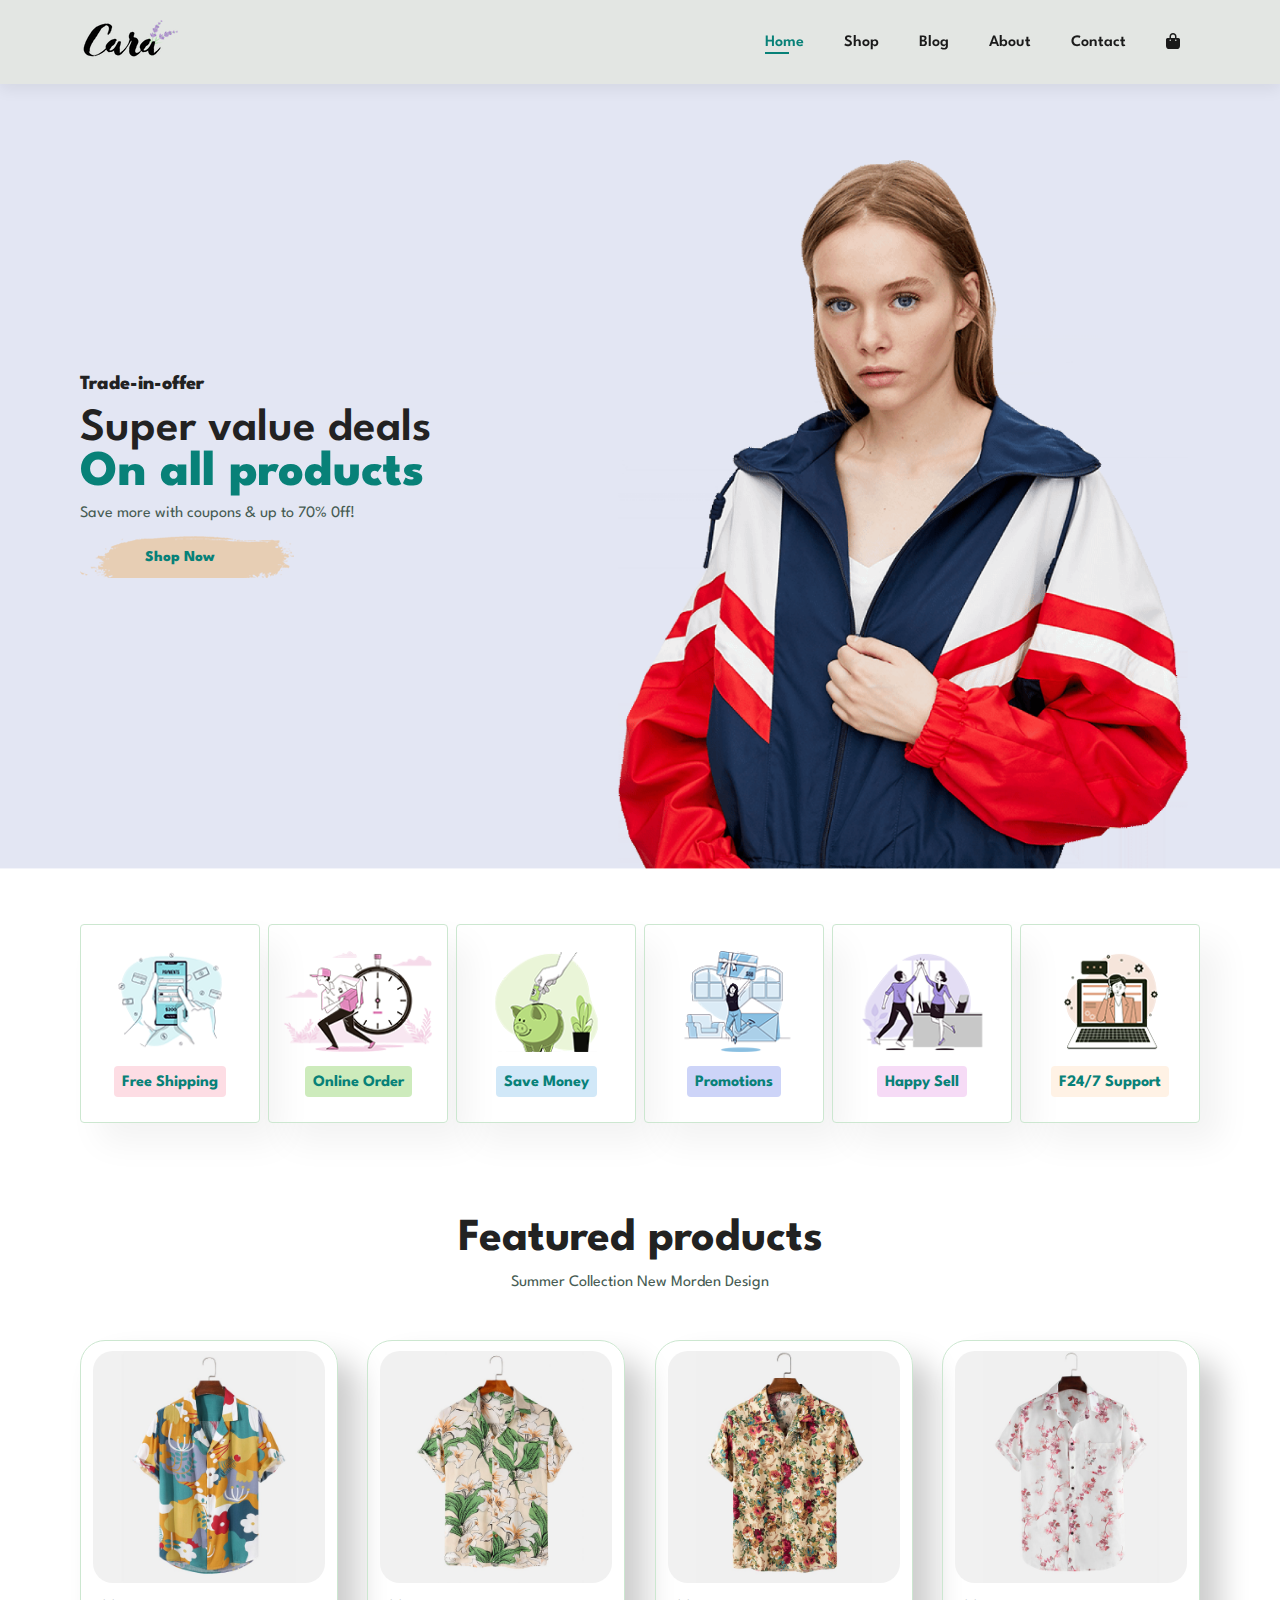
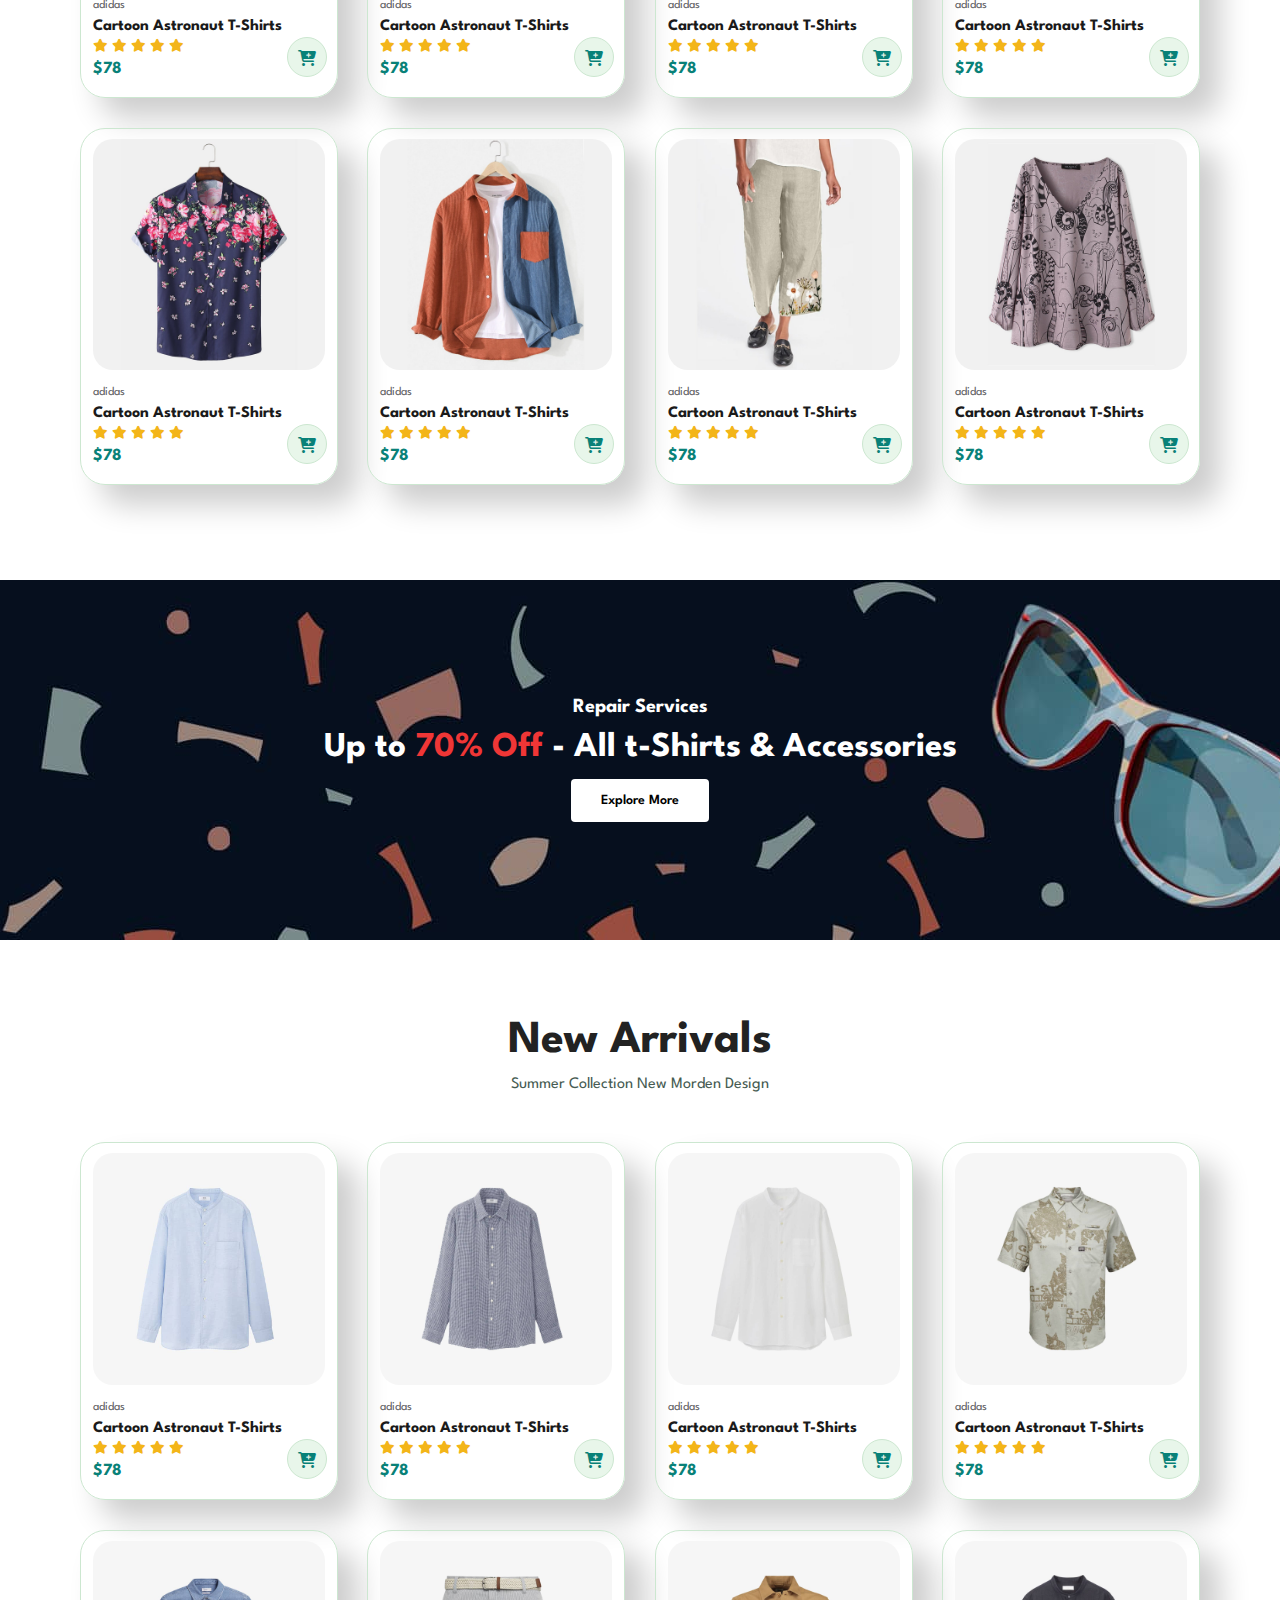
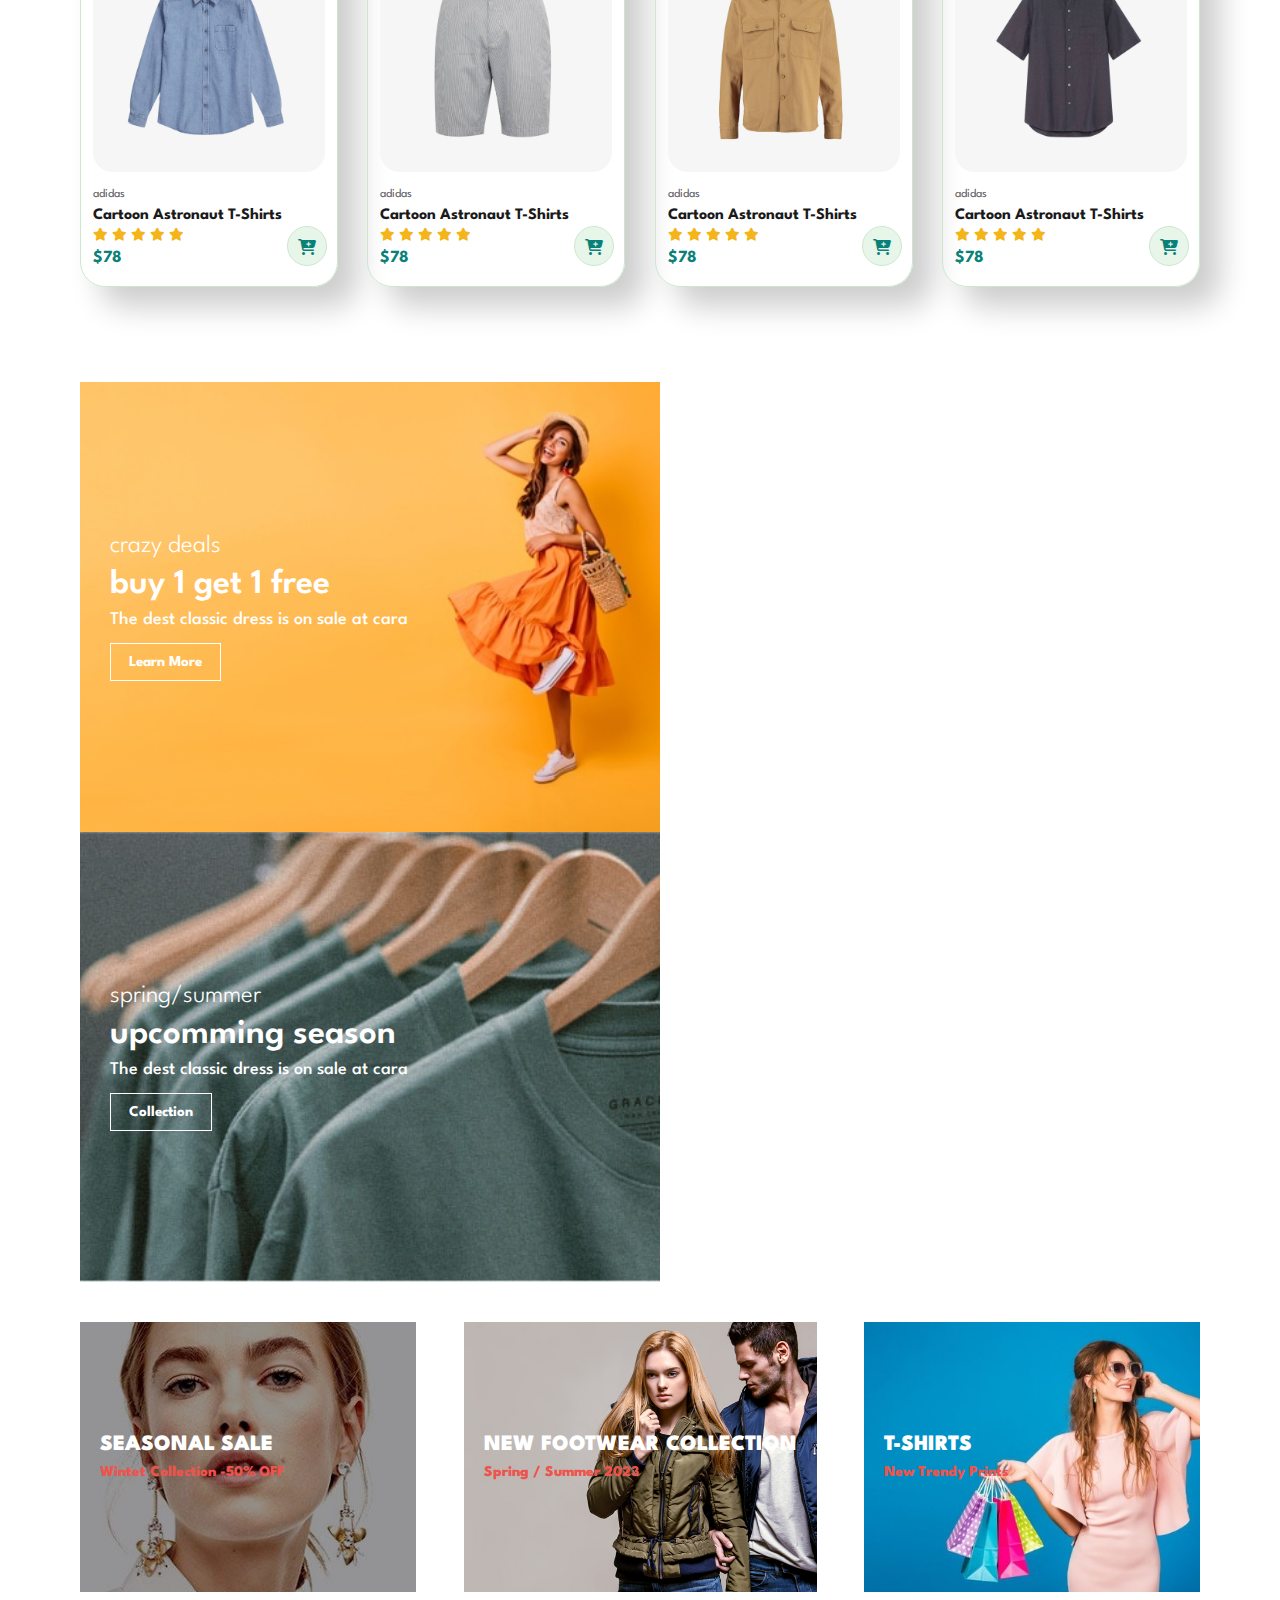
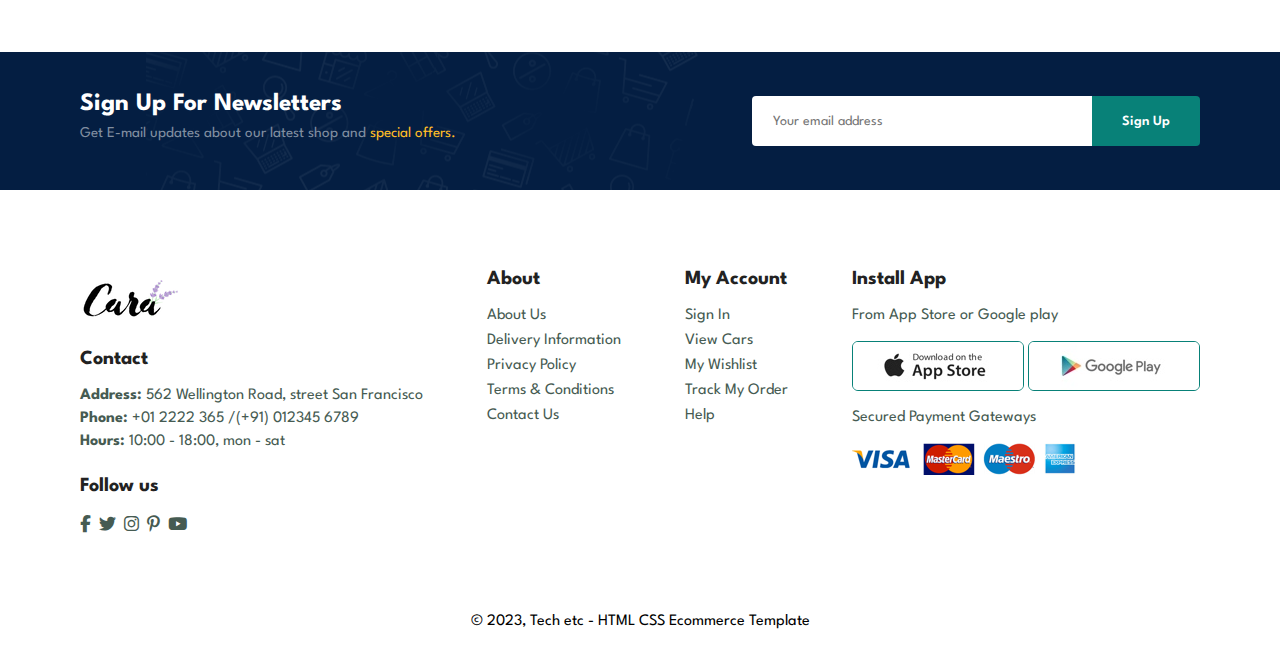
<file: index.html>
<!DOCTYPE html>
<html lang="en">
<head>
    <meta charset="UTF-8">
    <meta name="description" content="">
    <meta name="keywords" content="">
    <meta name="viewport" content="width=device-width, initial-scale=1.0">
    <title>Caia</title>
    <link rel="icon" href="content/assets/images/images.png">
    <!-- main style file -->
    <link rel="stylesheet" href="content/css/style.css">
    <!-- Media query file -->
    <link rel="stylesheet" href="content/css/media.css">
    <!-- font awesome private CDN -->
    <link rel="stylesheet" href="https://cdnjs.cloudflare.com/ajax/libs/font-awesome/6.2.1/css/all.min.css">
</head>
<body>
    <!-- start header -->
    <section id="header" class="header">
        <a href="#"><img src="content/assets/images/logo.png" alt="logo"></a>
        <div>
            <ul id="navbar" class="navbar">
                <li><a class="active" href="index.html">Home</a></li>
                <li><a href="shop.html">Shop</a></li>
                <li><a href="blog.html">Blog</a></li>
                <li><a href="about.html">About</a></li>
                <li><a href="contact.html">Contact</a></li>
                <li><a id="lg-bag" href="cart.html"><i class="fa-solid fa-bag-shopping"></i></a></li>
                <a href="#" id="close"><i class="fa-solid fa-xmark"></i></a>
            </ul>
        </div>
        <div id="mobile">
            <a href="cart.html"><i class="fa-solid fa-bag-shopping"></i>
            </a><i id="bar" class="fas fa-outdent"></i>
        </div>
    </section>
    <section class="hero">
        <h4>Trade-in-offer</h4>
        <h2>Super value deals</h2>
        <h1>On all products</h1>
        <p>Save more with coupons & up to 70% 0ff!</p>
        <button>Shop Now</button>
    </section>
    <!-- end header -->
    <main>
    <section class="feature section-p1">
        <div class="feature__box">
            <img src="content/assets/images/features/f1.png" alt="features">
            <h6>Free Shipping</h6>
        </div>
        <div class="feature__box">
            <img src="content/assets/images/features/f2.png" alt="features">
            <h6>Online Order</h6>
        </div>
        <div class="feature__box">
            <img src="content/assets/images/features/f3.png" alt="features">
            <h6>Save Money</h6>
        </div>
        <div class="feature__box">
            <img src="content/assets/images/features/f4.png" alt="features">
            <h6>Promotions</h6>
        </div>
        <div class="feature__box">
            <img src="content/assets/images/features/f5.png" alt="features">
            <h6>Happy Sell</h6>
        </div>
        <div class="feature__box">
            <img src="content/assets/images/features/f6.png" alt="features">
            <h6>F24/7 Support</h6>
        </div>
    </section>
    <section id="product1" class="product1 section-p1">
        <h2>Featured products</h2>
        <p>Summer Collection New Morden Design</p>
        <div class="pro__container">
            <div class="pro" onclick="window.location.href='shop.html'">
                <img src="content/assets/images/products/f1.jpg" alt="product">
                <div class="pro__description">
                    <span>adidas</span>
                    <h5>Cartoon Astronaut T-Shirts</h5>
                    <div class="stars">
                        <i class="fas fa-star"></i>
                        <i class="fas fa-star"></i>
                        <i class="fas fa-star"></i>
                        <i class="fas fa-star"></i>
                        <i class="fas fa-star"></i>
                    </div>
                    <h4>$78</h4>
                </div>
                <a href="#"><span class="cart"><i class="fa-solid fa-cart-plus"></i></span></a>
            </div>
            <div class="pro" onclick="window.location.href='shop.html'">
                <img src="content/assets/images/products/f2.jpg" alt="product">
                <div class="pro__description">
                    <span>adidas</span>
                    <h5>Cartoon Astronaut T-Shirts</h5>
                    <div class="stars">
                        <i class="fas fa-star"></i>
                        <i class="fas fa-star"></i>
                        <i class="fas fa-star"></i>
                        <i class="fas fa-star"></i>
                        <i class="fas fa-star"></i>
                    </div>
                    <h4>$78</h4>
                </div>
                <a href="#"><span class="cart"><i class="fa-solid fa-cart-plus"></i></span></a>
            </div>
            <div class="pro" onclick="window.location.href='shop.html'">
                <img src="content/assets/images/products/f3.jpg" alt="product">
                <div class="pro__description">
                    <span>adidas</span>
                    <h5>Cartoon Astronaut T-Shirts</h5>
                    <div class="stars">
                        <i class="fas fa-star"></i>
                        <i class="fas fa-star"></i>
                        <i class="fas fa-star"></i>
                        <i class="fas fa-star"></i>
                        <i class="fas fa-star"></i>
                    </div>
                    <h4>$78</h4>
                </div>
                <a href="#"><span class="cart"><i class="fa-solid fa-cart-plus"></i></span></a>
            </div>
            <div class="pro" onclick="window.location.href='shop.html'">
                <img src="content/assets/images/products/f4.jpg" alt="product">
                <div class="pro__description">
                    <span>adidas</span>
                    <h5>Cartoon Astronaut T-Shirts</h5>
                    <div class="stars">
                        <i class="fas fa-star"></i>
                        <i class="fas fa-star"></i>
                        <i class="fas fa-star"></i>
                        <i class="fas fa-star"></i>
                        <i class="fas fa-star"></i>
                    </div>
                    <h4>$78</h4>
                </div>
                <a href="#"><span class="cart"><i class="fa-solid fa-cart-plus"></i></span></a>
            </div>
            <div class="pro" onclick="window.location.href='shop.html'">
                <img src="content/assets/images/products/f5.jpg" alt="product">
                <div class="pro__description">
                    <span>adidas</span>
                    <h5>Cartoon Astronaut T-Shirts</h5>
                    <div class="stars">
                        <i class="fas fa-star"></i>
                        <i class="fas fa-star"></i>
                        <i class="fas fa-star"></i>
                        <i class="fas fa-star"></i>
                        <i class="fas fa-star"></i>
                    </div>
                    <h4>$78</h4>
                </div>
                <a href="#"><span class="cart"><i class="fa-solid fa-cart-plus"></i></span></a>
            </div>
            <div class="pro" onclick="window.location.href='shop.html'">
                <img src="content/assets/images/products/f6.jpg" alt="product">
                <div class="pro__description">
                    <span>adidas</span>
                    <h5>Cartoon Astronaut T-Shirts</h5>
                    <div class="stars">
                        <i class="fas fa-star"></i>
                        <i class="fas fa-star"></i>
                        <i class="fas fa-star"></i>
                        <i class="fas fa-star"></i>
                        <i class="fas fa-star"></i>
                    </div>
                    <h4>$78</h4>
                </div>
                <a href="#"><span class="cart"><i class="fa-solid fa-cart-plus"></i></span></a>
            </div>
            <div class="pro" onclick="window.location.href='shop.html'">
                <img src="content/assets/images/products/f7.jpg" alt="product">
                <div class="pro__description">
                    <span>adidas</span>
                    <h5>Cartoon Astronaut T-Shirts</h5>
                    <div class="stars">
                        <i class="fas fa-star"></i>
                        <i class="fas fa-star"></i>
                        <i class="fas fa-star"></i>
                        <i class="fas fa-star"></i>
                        <i class="fas fa-star"></i>
                    </div>
                    <h4>$78</h4>
                </div>
                <a href="#"><span class="cart"><i class="fa-solid fa-cart-plus"></i></span></a>
            </div>
            <div class="pro" onclick="window.location.href='shop.html'">
                <img src="content/assets/images/products/f8.jpg" alt="product">
                <div class="pro__description">
                    <span>adidas</span>
                    <h5>Cartoon Astronaut T-Shirts</h5>
                    <div class="stars">
                        <i class="fas fa-star"></i>
                        <i class="fas fa-star"></i>
                        <i class="fas fa-star"></i>
                        <i class="fas fa-star"></i>
                        <i class="fas fa-star"></i>
                    </div>
                    <h4>$78</h4>
                </div>
                <a href="#"><span class="cart"><i class="fa-solid fa-cart-plus"></i></span></a>
            </div>
        </div>
    </section>
    <section class="banner section-m1">
        <h4>Repair Services</h4>
        <h2>Up to <span>70% Off</span> - All t-Shirts & Accessories</h2>
        <button class="normal">Explore More</button>
    </section>
    <section id="product1" class="product1 section-p1">
        <h2>New Arrivals</h2>
        <p>Summer Collection New Morden Design</p>
        <div class="pro__container">
            <div class="pro" onclick="window.location.href='shop.html'">
                <img src="content/assets/images/products/n1.jpg" alt="product">
                <div class="pro__description">
                    <span>adidas</span>
                    <h5>Cartoon Astronaut T-Shirts</h5>
                    <div class="stars">
                        <i class="fas fa-star"></i>
                        <i class="fas fa-star"></i>
                        <i class="fas fa-star"></i>
                        <i class="fas fa-star"></i>
                        <i class="fas fa-star"></i>
                    </div>
                    <h4>$78</h4>
                </div>
                <a href="#"><span class="cart"><i class="fa-solid fa-cart-plus"></i></span></a>
            </div>
            <div class="pro" onclick="window.location.href='shop.html'">
                <img src="content/assets/images/products/n2.jpg" alt="product">
                <div class="pro__description">
                    <span>adidas</span>
                    <h5>Cartoon Astronaut T-Shirts</h5>
                    <div class="stars">
                        <i class="fas fa-star"></i>
                        <i class="fas fa-star"></i>
                        <i class="fas fa-star"></i>
                        <i class="fas fa-star"></i>
                        <i class="fas fa-star"></i>
                    </div>
                    <h4>$78</h4>
                </div>
                <a href="#"><span class="cart"><i class="fa-solid fa-cart-plus"></i></span></a>
            </div>
            <div class="pro" onclick="window.location.href='shop.html'">
                <img src="content/assets/images/products/n3.jpg" alt="product">
                <div class="pro__description">
                    <span>adidas</span>
                    <h5>Cartoon Astronaut T-Shirts</h5>
                    <div class="stars">
                        <i class="fas fa-star"></i>
                        <i class="fas fa-star"></i>
                        <i class="fas fa-star"></i>
                        <i class="fas fa-star"></i>
                        <i class="fas fa-star"></i>
                    </div>
                    <h4>$78</h4>
                </div>
                <a href="#"><span class="cart"><i class="fa-solid fa-cart-plus"></i></span></a>
            </div>
            <div class="pro" onclick="window.location.href='shop.html'">
                <img src="content/assets/images/products/n4.jpg" alt="product">
                <div class="pro__description">
                    <span>adidas</span>
                    <h5>Cartoon Astronaut T-Shirts</h5>
                    <div class="stars">
                        <i class="fas fa-star"></i>
                        <i class="fas fa-star"></i>
                        <i class="fas fa-star"></i>
                        <i class="fas fa-star"></i>
                        <i class="fas fa-star"></i>
                    </div>
                    <h4>$78</h4>
                </div>
                <a href="#"><span class="cart"><i class="fa-solid fa-cart-plus"></i></span></a>
            </div>
            <div class="pro" onclick="window.location.href='shop.html'">
                <img src="content/assets/images/products/n5.jpg" alt="product">
                <div class="pro__description">
                    <span>adidas</span>
                    <h5>Cartoon Astronaut T-Shirts</h5>
                    <div class="stars">
                        <i class="fas fa-star"></i>
                        <i class="fas fa-star"></i>
                        <i class="fas fa-star"></i>
                        <i class="fas fa-star"></i>
                        <i class="fas fa-star"></i>
                    </div>
                    <h4>$78</h4>
                </div>
                <a href="#"><span class="cart"><i class="fa-solid fa-cart-plus"></i></span></a>
            </div>
            <div class="pro" onclick="window.location.href='shop.html'">
                <img src="content/assets/images/products/n6.jpg" alt="product">
                <div class="pro__description">
                    <span>adidas</span>
                    <h5>Cartoon Astronaut T-Shirts</h5>
                    <div class="stars">
                        <i class="fas fa-star"></i>
                        <i class="fas fa-star"></i>
                        <i class="fas fa-star"></i>
                        <i class="fas fa-star"></i>
                        <i class="fas fa-star"></i>
                    </div>
                    <h4>$78</h4>
                </div>
                <a href="#"><span class="cart"><i class="fa-solid fa-cart-plus"></i></span></a>
            </div>
            <div class="pro" onclick="window.location.href='shop.html'">
                <img src="content/assets/images/products/n7.jpg" alt="product">
                <div class="pro__description">
                    <span>adidas</span>
                    <h5>Cartoon Astronaut T-Shirts</h5>
                    <div class="stars">
                        <i class="fas fa-star"></i>
                        <i class="fas fa-star"></i>
                        <i class="fas fa-star"></i>
                        <i class="fas fa-star"></i>
                        <i class="fas fa-star"></i>
                    </div>
                    <h4>$78</h4>
                </div>
                <a href="#"><span class="cart"><i class="fa-solid fa-cart-plus"></i></span></a>
            </div>
            <div class="pro" onclick="window.location.href='shop.html'">
                <img src="content/assets/images/products/n8.jpg" alt="product">
                <div class="pro__description">
                    <span>adidas</span>
                    <h5>Cartoon Astronaut T-Shirts</h5>
                    <div class="stars">
                        <i class="fas fa-star"></i>
                        <i class="fas fa-star"></i>
                        <i class="fas fa-star"></i>
                        <i class="fas fa-star"></i>
                        <i class="fas fa-star"></i>
                    </div>
                    <h4>$78</h4>
                </div>
                <a href="#"><span class="cart"><i class="fa-solid fa-cart-plus"></i></span></a>
            </div>
        </div>
    </section>
    <section class="sm-banner section-p1">
        <div class="banner-box">
            <h4>crazy deals</h4>
            <h2>buy 1 get 1 free</h2>
            <span>The dest classic dress is on sale at cara</span>
            <button class="white">Learn More</button>
        </div>
        <div class="banner-box banner-box2">
            <h4>spring/summer</h4>
            <h2>upcomming season</h2>
            <span>The dest classic dress is on sale at cara</span>
            <button class="white">Collection</button>
        </div>
    </section>
    <section class="banner3">
        <div class="banner-box">
            <h2>SEASONAL SALE</h2>
            <h3>Wintet Collection -50% OFF</h3>
        </div>
        <div class="banner-box banner-box2">
            <h2>NEW FOOTWEAR COLLECTION</h2>
            <h3>Spring / Summer 2023 </h3>
        </div>
        <div class="banner-box banner-box3">
            <h2>T-SHIRTS</h2>
            <h3>New Trendy Prints</h3>
        </div>
    </section>
    </main>
    <footer>
        <section class="newsletter section-p1 section-m1">
            <div class="newstext">
                <h4>Sign Up For Newsletters</h4>
                <p>Get E-mail updates about our latest shop and <span>special offers.</span></p>
            </div>
            <form>
                <input type="email" placeholder="Your email address" required>
                <button class="normal">Sign Up</button>
            </form>
        </section>
        <section class="section-p1 footer__container">
            <div class="col">
                <img class="logo" src="content/assets/images/logo.png" alt="logo">
                <h4>Contact</h4>
                <p><strong>Address: </strong> 562 Wellington Road, street San Francisco</p>
                <p><strong>Phone: </strong> +01 2222 365 /(+91) 012345 6789</p>
                <p><strong>Hours: </strong> 10:00 - 18:00, mon - sat</p>
                <div class="follow">
                    <h4>Follow us</h4>
                    <div class="icon">
                        <i class="fa-brands fa-facebook-f"></i>
                        <i class="fa-brands fa-twitter"></i>
                        <i class="fa-brands fa-instagram"></i>
                        <i class="fa-brands fa-pinterest-p"></i>
                        <i class="fa-brands fa-youtube"></i>
                    </div>
                </div>
            </div>
            <div class="col">
                <h4>About</h4>
                <a href="#">About Us</a>
                <a href="#">Delivery Information</a>
                <a href="#">Privacy Policy</a>
                <a href="#">Terms & Conditions</a>
                <a href="#">Contact Us</a>
            </div>
            <div class="col">
                <h4>My Account</h4>
                <a href="#">Sign In</a>
                <a href="#">View Cars</a>
                <a href="#">My Wishlist</a>
                <a href="#">Track My Order</a>
                <a href="#">Help</a>
            </div>
            <div class="col install">
                <h4>Install App</h4>
                <p>From App Store or Google play</p>
                <div class="row">
                    <img src="content/assets/images/pay/app.jpg" alt="app">
                    <img src="content/assets/images/pay/play.jpg" alt="play">
                </div>
                <p>Secured Payment Gateways</p>
                <img src="content/assets/images/pay/pay.png" alt="">
            </div>
        </section>
        <div class="copyright">
            <p>	&#169; 2023, Tech etc -  HTML CSS Ecommerce Template</p>
        </div>
    </footer>
    <!-- main js file -->
    <script src="content/js/app.js"> </script>
</body>
</html>
</file>
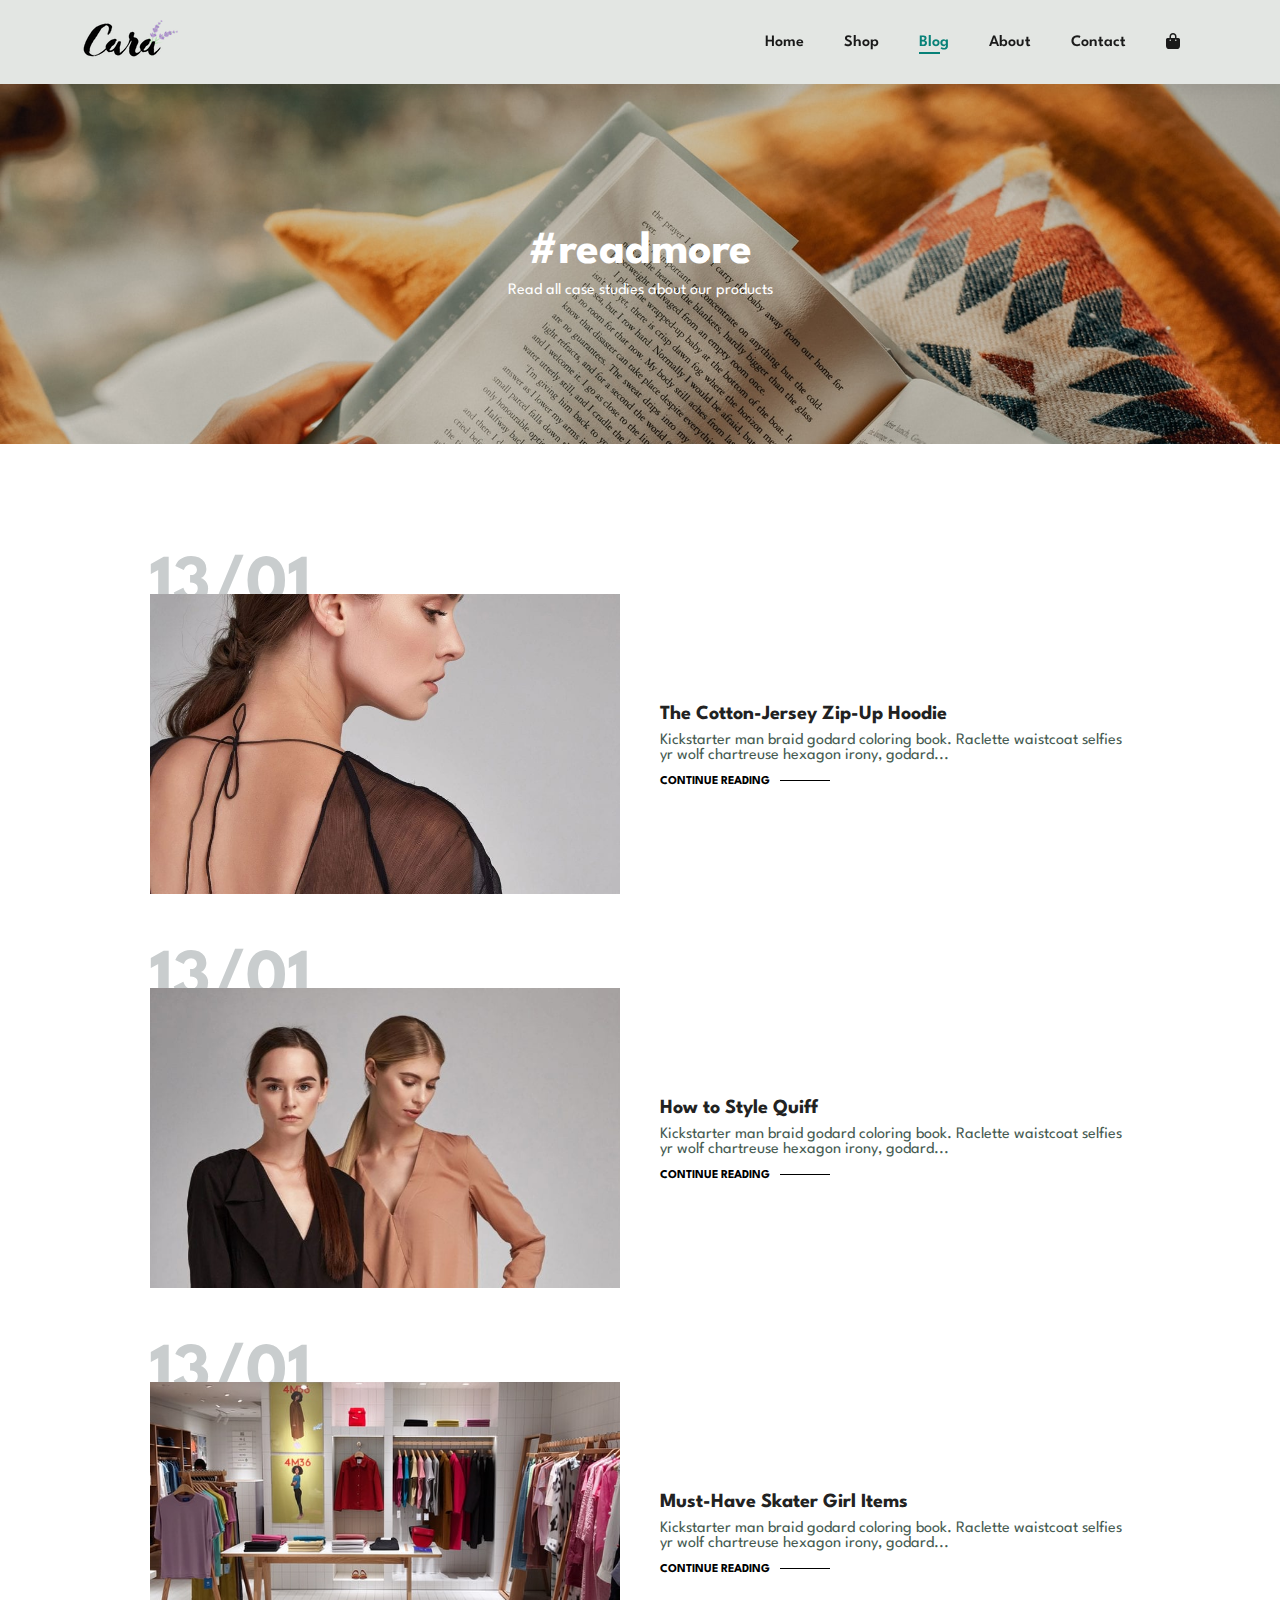
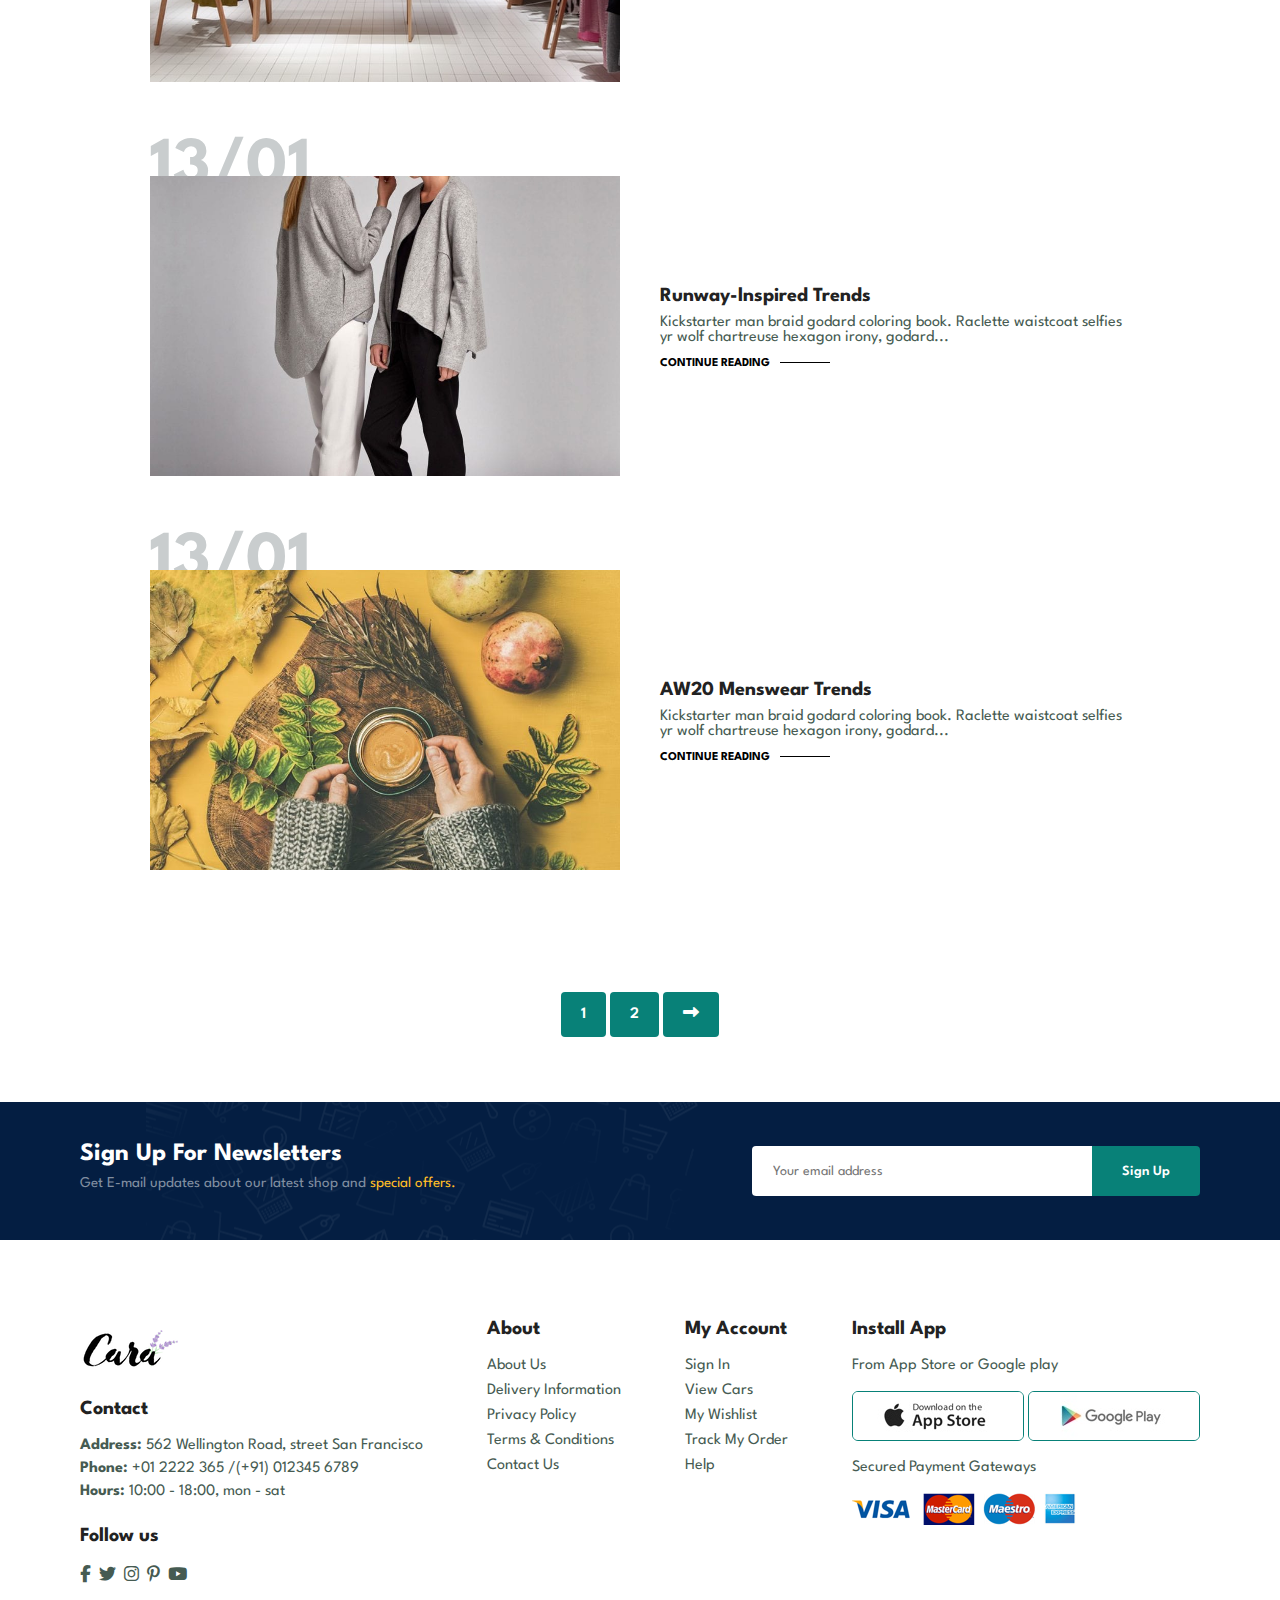
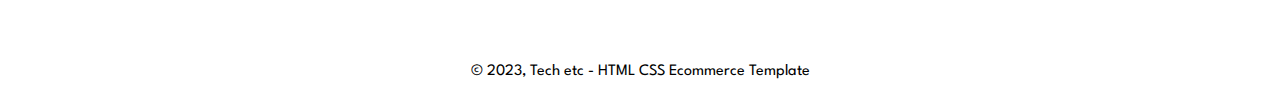
<file: blog.html>
<!DOCTYPE html>
<html lang="en">
<head>
    <meta charset="UTF-8">
    <meta name="description" content="">
    <meta name="keywords" content="">
    <meta name="viewport" content="width=device-width, initial-scale=1.0">
    <title>Caia</title>
    <link rel="icon" href="content/assets/images/images.png">
    <!-- main style file -->
    <link rel="stylesheet" href="content/css/style.css">
    <!-- Media query file -->
    <link rel="stylesheet" href="content/css/media.css">
    <!-- font awesome private CDN -->
    <link rel="stylesheet" href="https://cdnjs.cloudflare.com/ajax/libs/font-awesome/6.2.1/css/all.min.css">
</head>
<body>
    <section id="header" class="header">
        <a href="#"><img src="content/assets/images/logo.png" alt="logo"></a>
        <div>
            <ul id="navbar" class="navbar">
                <li><a href="index.html">Home</a></li>
                <li><a href="shop.html">Shop</a></li>
                <li><a class="active"href="blog.html">Blog</a></li>
                <li><a href="about.html">About</a></li>
                <li><a href="contact.html">Contact</a></li>
                <li><a id="lg-bag" href="cart.html"><i class="fa-solid fa-bag-shopping"></i></a></li>
                <a href="#" id="close"><i class="fa-solid fa-xmark"></i></a>
            </ul>
        </div>
        <div id="mobile">
            <a href="cart.html"><i class="fa-solid fa-bag-shopping"></i>
            </a><i id="bar" class="fas fa-outdent"></i>
        </div>
    </section>
    <section id="page-header" class="blog-header">
        <h2>#readmore</h2>
        <p>Read all case studies about our products</p>
    </section>
    <main>
        <section id="blog">
            <div class="blog-box">
                <div class="blog-img">
                    <img src="content/assets/images/blog/b1.jpg" alt="">
                </div>
                <div class="blog-details">
                    <h4>The Cotton-Jersey Zip-Up Hoodie</h4>
                    <p>Kickstarter man braid godard coloring book. Raclette waistcoat selfies yr
                        wolf chartreuse hexagon irony, godard...</p>
                    <a href="#">CONTINUE READING</a>    
                </div>
                <h1>13/01</h1>
            </div>
            <div class="blog-box">
                <div class="blog-img">
                    <img src="content/assets/images/blog/b2.jpg" alt="">
                </div>
                <div class="blog-details">
                    <h4>How to Style Quiff</h4>
                    <p>Kickstarter man braid godard coloring book. Raclette waistcoat selfies yr
                        wolf chartreuse hexagon irony, godard...</p>
                    <a href="#">CONTINUE READING</a>    
                </div>
                <h1>13/01</h1>
            </div>
            <div class="blog-box">
                <div class="blog-img">
                    <img src="content/assets/images/blog/b3.jpg" alt="">
                </div>
                <div class="blog-details">
                    <h4>Must-Have Skater Girl Items</h4>
                    <p>Kickstarter man braid godard coloring book. Raclette waistcoat selfies yr
                        wolf chartreuse hexagon irony, godard...</p>
                    <a href="#">CONTINUE READING</a>    
                </div>
                <h1>13/01</h1>
            </div>
            <div class="blog-box">
                <div class="blog-img">
                    <img src="content/assets/images/blog/b4.jpg" alt="">
                </div>
                <div class="blog-details">
                    <h4>Runway-lnspired Trends</h4>
                    <p>Kickstarter man braid godard coloring book. Raclette waistcoat selfies yr
                        wolf chartreuse hexagon irony, godard...</p>
                    <a href="#">CONTINUE READING</a>    
                </div>
                <h1>13/01</h1>
            </div>
            <div class="blog-box">
                <div class="blog-img">
                    <img src="content/assets/images/blog/b6.jpg" alt="">
                </div>
                <div class="blog-details">
                    <h4>AW20 Menswear Trends</h4>
                    <p>Kickstarter man braid godard coloring book. Raclette waistcoat selfies yr
                        wolf chartreuse hexagon irony, godard...</p>
                    <a href="#">CONTINUE READING</a>    
                </div>
                <h1>13/01</h1>
            </div>
        </section>
    <section class="pagination section-p1">
        <a href="#">1</a>
        <a href="#">2</a>
        <a href="#"><i class="fa-solid fa-right-long"></i></a>
    </section>
    </main>
    <footer>
        <section class="newsletter section-p1 section-m1">
            <div class="newstext">
                <h4>Sign Up For Newsletters</h4>
                <p>Get E-mail updates about our latest shop and <span>special offers.</span></p>
            </div>
            <form>
                <input type="email" placeholder="Your email address" required>
                <button class="normal">Sign Up</button>
            </form>
        </section>
        <section class="section-p1 footer__container">
            <div class="col">
                <img class="logo" src="content/assets/images/logo.png" alt="logo">
                <h4>Contact</h4>
                <p><strong>Address: </strong> 562 Wellington Road, street San Francisco</p>
                <p><strong>Phone: </strong> +01 2222 365 /(+91) 012345 6789</p>
                <p><strong>Hours: </strong> 10:00 - 18:00, mon - sat</p>
                <div class="follow">
                    <h4>Follow us</h4>
                    <div class="icon">
                        <i class="fa-brands fa-facebook-f"></i>
                        <i class="fa-brands fa-twitter"></i>
                        <i class="fa-brands fa-instagram"></i>
                        <i class="fa-brands fa-pinterest-p"></i>
                        <i class="fa-brands fa-youtube"></i>
                    </div>
                </div>
            </div>
            <div class="col">
                <h4>About</h4>
                <a href="#">About Us</a>
                <a href="#">Delivery Information</a>
                <a href="#">Privacy Policy</a>
                <a href="#">Terms & Conditions</a>
                <a href="#">Contact Us</a>
            </div>
            <div class="col">
                <h4>My Account</h4>
                <a href="#">Sign In</a>
                <a href="#">View Cars</a>
                <a href="#">My Wishlist</a>
                <a href="#">Track My Order</a>
                <a href="#">Help</a>
            </div>
            <div class="col install">
                <h4>Install App</h4>
                <p>From App Store or Google play</p>
                <div class="row">
                    <img src="content/assets/images/pay/app.jpg" alt="app">
                    <img src="content/assets/images/pay/play.jpg" alt="play">
                </div>
                <p>Secured Payment Gateways</p>
                <img src="content/assets/images/pay/pay.png" alt="">
            </div>
        </section>
        <div class="copyright">
            <p>	&#169; 2023, Tech etc -  HTML CSS Ecommerce Template</p>
        </div>
    </footer>
    <script src="content/js/app.js"> </script>
</body>
</html>
</file>
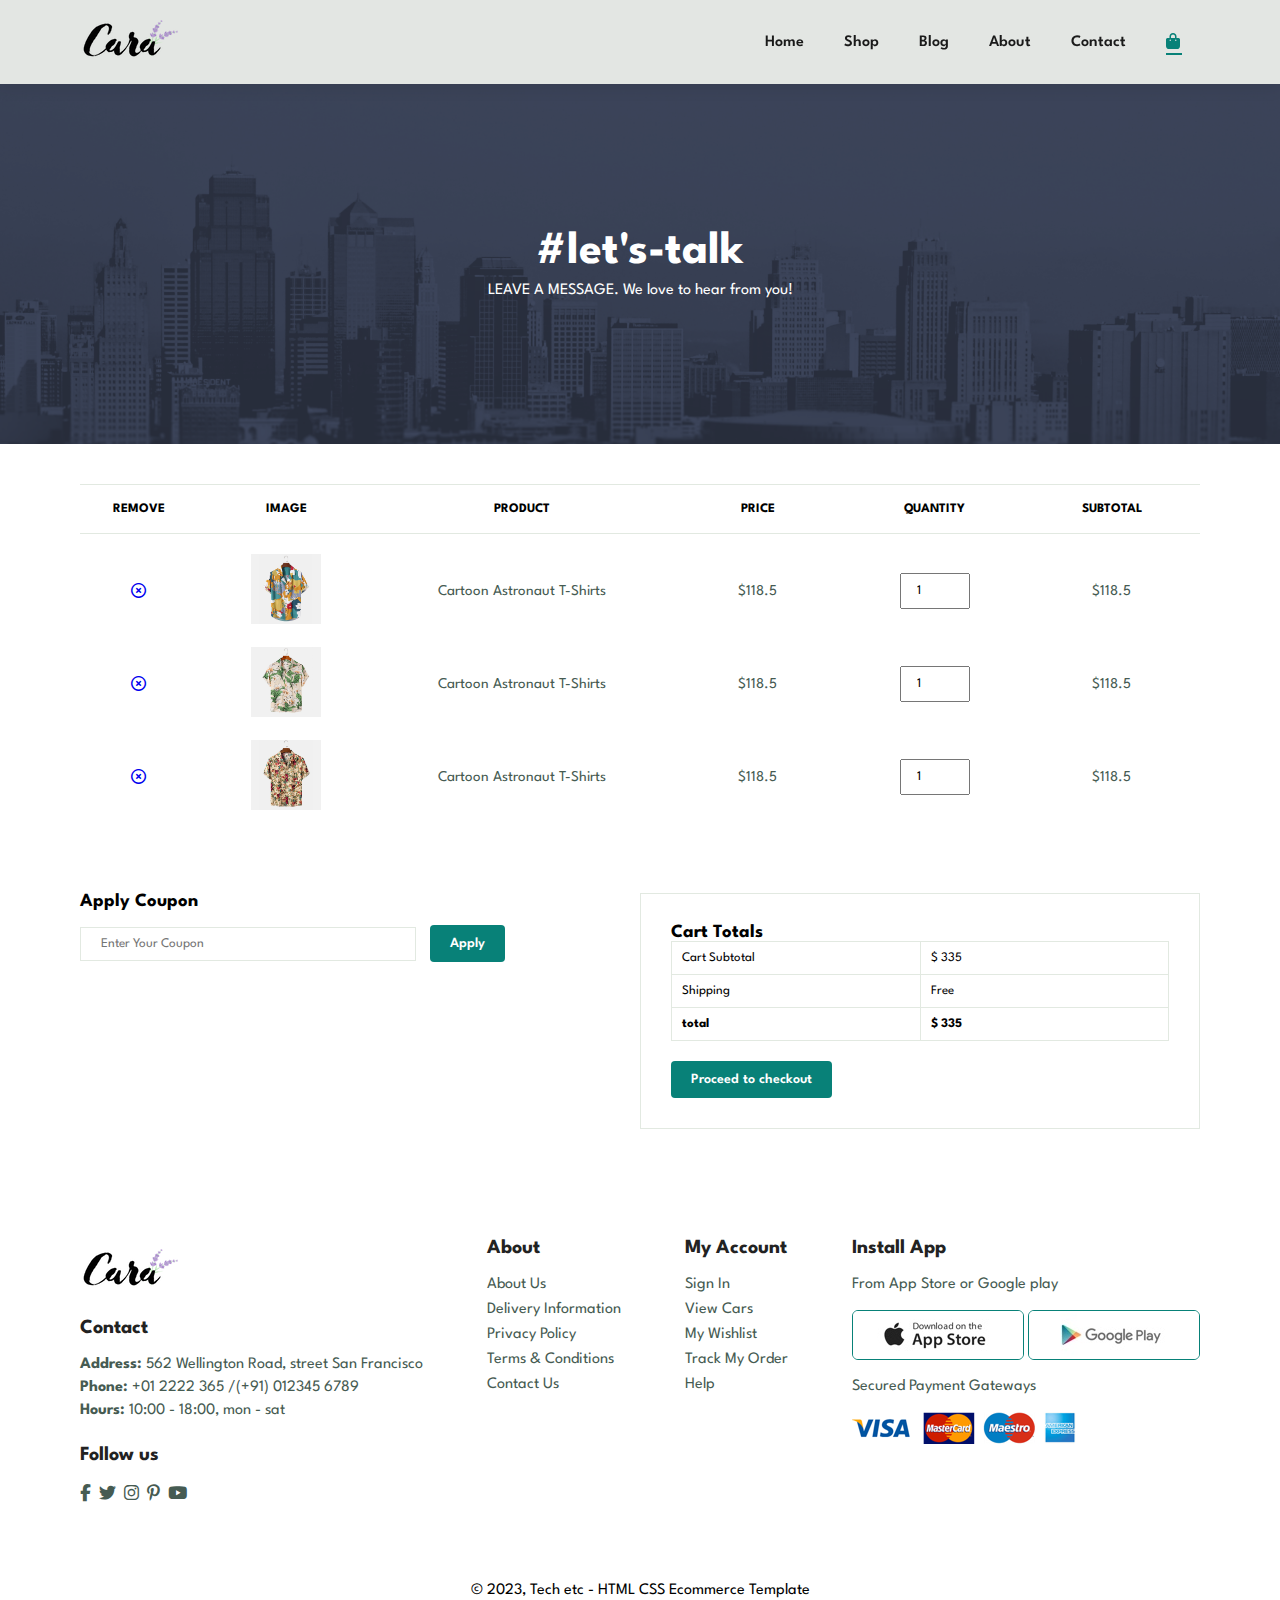
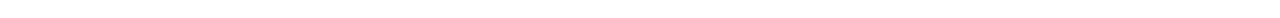
<file: cart.html>
<!DOCTYPE html>
<html lang="en">
<head>
    <meta charset="UTF-8">
    <meta name="description" content="">
    <meta name="keywords" content="">
    <meta name="viewport" content="width=device-width, initial-scale=1.0">
    <title>Caia</title>
    <link rel="icon" href="content/assets/images/images.png">
    <!-- main style file -->
    <link rel="stylesheet" href="content/css/style.css">
    <!-- Media query file -->
    <link rel="stylesheet" href="content/css/media.css">
    <!-- font awesome private CDN -->
    <link rel="stylesheet" href="https://cdnjs.cloudflare.com/ajax/libs/font-awesome/6.2.1/css/all.min.css">
</head>
<body>
    <section id="header" class="header">
        <a href="#"><img src="content/assets/images/logo.png" alt="logo"></a>
        <div>
            <ul id="navbar" class="navbar">
                <li><a href="index.html">Home</a></li>
                <li><a href="shop.html">Shop</a></li>
                <li><a href="blog.html">Blog</a></li>
                <li><a href="about.html">About</a></li>
                <li><a href="contact.html">Contact</a></li>
                <li><a class="active" id="lg-bag" href="cart.html"><i class="fa-solid fa-bag-shopping"></i></a></li>
                <a href="#" id="close"><i class="fa-solid fa-xmark"></i></a>
            </ul>
        </div>
        <div id="mobile">
            <a href="cart.html"><i class="fa-solid fa-bag-shopping"></i>
            </a><i id="bar" class="fas fa-outdent"></i>
        </div>
    </section>
    <section id="page-header" class="about-header">
        <h2>#let's-talk</h2>
        <p>LEAVE A MESSAGE. We love to hear from you!</p>
    </section>
    <main>
        <section id="cart" class="section-p1">
            <table width="100%">
                <thead>
                    <tr>
                        <td>Remove</td>
                        <td>Image</td>
                        <td>Product</td>
                        <td>Price</td>
                        <td>Quantity</td>
                        <td>Subtotal</td>
                    </tr>
                </thead>
                <tbody>
                    <tr>
                        <td><a href="#"><i class="far fa-times-circle"></i></a></td>
                        <td><img src="content/assets/images/products/f1.jpg" alt="img-cart"></td>
                        <td>Cartoon Astronaut T-Shirts</td>
                        <td>$118.5</td>
                        <td><input type="number" value="1"></td>
                        <td>$118.5</td>
                    </tr>
                    <tr>
                        <td><a href="#"><i class="far fa-times-circle"></i></a></td>
                        <td><img src="content/assets/images/products/f2.jpg" alt="img-cart"></td>
                        <td>Cartoon Astronaut T-Shirts</td>
                        <td>$118.5</td>
                        <td><input type="number" value="1"></td>
                        <td>$118.5</td>
                    </tr>
                    <tr>
                        <td><a href="#"><i class="far fa-times-circle"></i></a></td>
                        <td><img src="content/assets/images/products/f3.jpg" alt="img-cart"></td>
                        <td>Cartoon Astronaut T-Shirts</td>
                        <td>$118.5</td>
                        <td><input type="number" value="1"></td>
                        <td>$118.5</td>
                    </tr>
                </tbody>
            </table>
        </section>
        <section id="cart-add" class="section-p1">
            <div id="coupon">
                <h3>Apply Coupon</h3>
                <div>
                    <input type="text" placeholder="Enter Your Coupon">
                    <button class="normal">Apply</button>
                </div>
            </div>
            <div id="subtotal">
                <h3>Cart Totals</h3>
                <table>
                    <tr>
                        <td>Cart Subtotal</td>
                        <td>$ 335</td>
                    </tr>
                    <tr>
                        <td>Shipping</td>
                        <td>Free</td>
                    </tr>
                    <tr>
                        <td><strong>total</strong></td>
                        <td><strong>$ 335</strong></td>
                    </tr>
                </table>
                <button class="normal">Proceed to checkout</button>
            </div>
        </section>
    </main>
    <footer>
        <section class="section-p1 footer__container">
            <div class="col">
                <img class="logo" src="content/assets/images/logo.png" alt="logo">
                <h4>Contact</h4>
                <p><strong>Address: </strong> 562 Wellington Road, street San Francisco</p>
                <p><strong>Phone: </strong> +01 2222 365 /(+91) 012345 6789</p>
                <p><strong>Hours: </strong> 10:00 - 18:00, mon - sat</p>
                <div class="follow">
                    <h4>Follow us</h4>
                    <div class="icon">
                        <i class="fa-brands fa-facebook-f"></i>
                        <i class="fa-brands fa-twitter"></i>
                        <i class="fa-brands fa-instagram"></i>
                        <i class="fa-brands fa-pinterest-p"></i>
                        <i class="fa-brands fa-youtube"></i>
                    </div>
                </div>
            </div>
            <div class="col">
                <h4>About</h4>
                <a href="#">About Us</a>
                <a href="#">Delivery Information</a>
                <a href="#">Privacy Policy</a>
                <a href="#">Terms & Conditions</a>
                <a href="#">Contact Us</a>
            </div>
            <div class="col">
                <h4>My Account</h4>
                <a href="#">Sign In</a>
                <a href="#">View Cars</a>
                <a href="#">My Wishlist</a>
                <a href="#">Track My Order</a>
                <a href="#">Help</a>
            </div>
            <div class="col install">
                <h4>Install App</h4>
                <p>From App Store or Google play</p>
                <div class="row">
                    <img src="content/assets/images/pay/app.jpg" alt="app">
                    <img src="content/assets/images/pay/play.jpg" alt="play">
                </div>
                <p>Secured Payment Gateways</p>
                <img src="content/assets/images/pay/pay.png" alt="">
            </div>
        </section>
        <div class="copyright">
            <p>	&#169; 2023, Tech etc -  HTML CSS Ecommerce Template</p>
        </div>
    </footer>
    <script src="content/js/app.js"> </script>
</body>
</html>
</file>
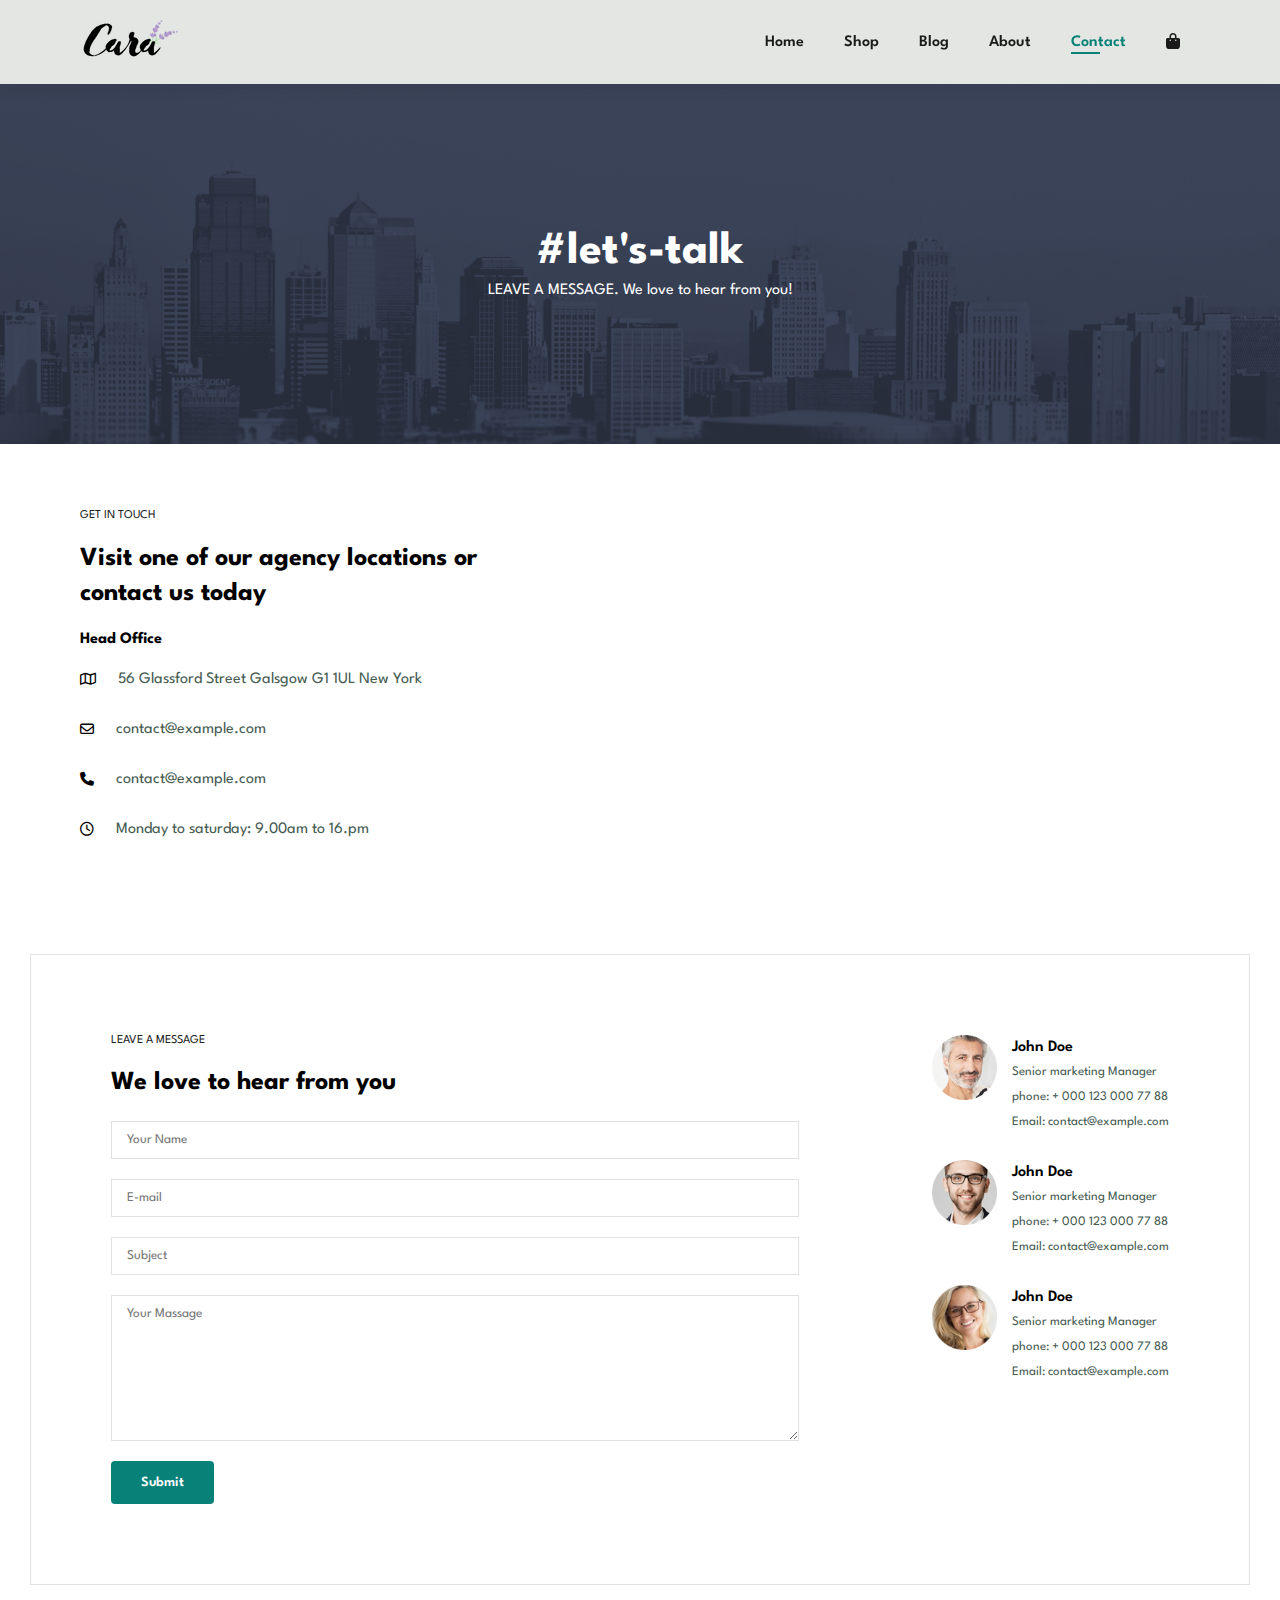
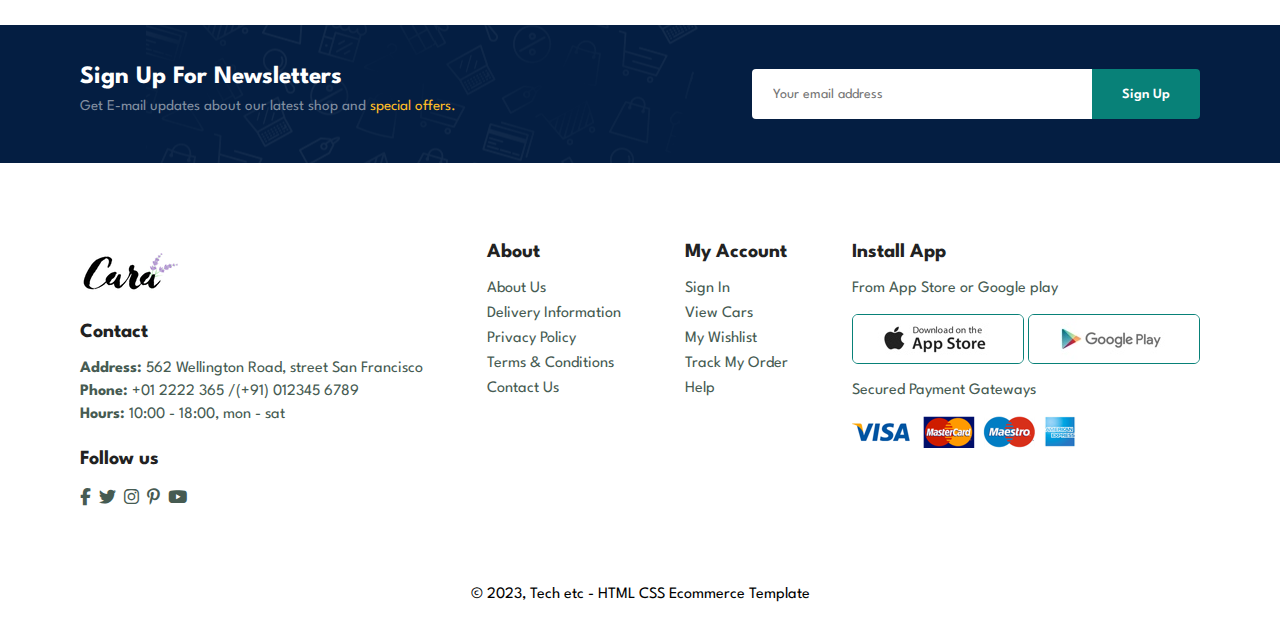
<file: contact.html>
<!DOCTYPE html>
<html lang="en">
<head>
    <meta charset="UTF-8">
    <meta name="description" content="">
    <meta name="keywords" content="">
    <meta name="viewport" content="width=device-width, initial-scale=1.0">
    <title>Caia</title>
    <link rel="icon" href="content/assets/images/images.png">
    <!-- main style file -->
    <link rel="stylesheet" href="content/css/style.css">
    <!-- Media query file -->
    <link rel="stylesheet" href="content/css/media.css">
    <!-- font awesome private CDN -->
    <link rel="stylesheet" href="https://cdnjs.cloudflare.com/ajax/libs/font-awesome/6.2.1/css/all.min.css">
</head>
<body>
    <section id="header" class="header">
        <a href="#"><img src="content/assets/images/logo.png" alt="logo"></a>
        <div>
            <ul id="navbar" class="navbar">
                <li><a href="index.html">Home</a></li>
                <li><a href="shop.html">Shop</a></li>
                <li><a href="blog.html">Blog</a></li>
                <li><a href="about.html">About</a></li>
                <li><a class="active" href="contact.html">Contact</a></li>
                <li><a id="lg-bag" href="cart.html"><i class="fa-solid fa-bag-shopping"></i></a></li>
                <a href="#" id="close"><i class="fa-solid fa-xmark"></i></a>
            </ul>
        </div>
        <div id="mobile">
            <a href="cart.html"><i class="fa-solid fa-bag-shopping"></i>
            </a><i id="bar" class="fas fa-outdent"></i>
        </div>
    </section>
    <section id="page-header" class="about-header">
        <h2>#let's-talk</h2>
        <p>LEAVE A MESSAGE. We love to hear from you!</p>
    </section>
    <main>
        <section id="contact-details" class="section-p1">
            <div class="details">
                <span>GET IN TOUCH</span>
                <h2>Visit one of our agency locations or contact us today</h2>
                <h3>Head Office</h3>
                <div>
                    <li>
                        <i class="fa-regular fa-map"></i>
                        <p>56 Glassford Street Galsgow G1 1UL New York</p>
                    </li>
                    <li>
                        <i class="far fa-envelope"></i>
                        <p>contact@example.com</p>
                    </li>
                    <li>
                        <i class="fa-solid fa-phone"></i>
                        <p>contact@example.com</p>
                    </li>
                    <li>
                        <i class="far fa-clock"></i>
                        <p>Monday to saturday: 9.00am to 16.pm</p>
                    </li>
                </div>
            </div>
            <div class="map">
                <iframe src="https://www.google.com/maps/embed?pb=!1m18!1m12!1m3!1d110717.94313328274!2d31.184329962500005!3d29.866127499999994!2m3!1f0!2f0!3f0!3m2!1i1024!2i768!4f13.1!3m3!1m2!1s0x145836f34a58de69%3A0x49853855f032462a!2sHelwan%20University!5e0!3m2!1sen!2seg!4v1675261692096!5m2!1sen!2seg"
                 width="600" height="450" style="border:0;" allowfullscreen="" loading="lazy" referrerpolicy="no-referrer-when-downgrade"></iframe>
            </div>
        </section>
        <section id="form-details">
            <form action="">
                <span>LEAVE A MESSAGE</span>
                <H2>We love to hear from you</H2>
                <input type="text" placeholder="Your Name" required>
                <input type="email" placeholder="E-mail" required>
                <input type="text" placeholder="Subject" required>
                <textarea name="" id="" cols="30" rows="10" placeholder="Your Massage"></textarea>
                <button class="normal">Submit</button>
            </form>
            <div class="people">
                <div>
                    <img src="content/assets/images/people/1.png" alt="people">
                    <p><span>John Doe</span> Senior marketing Manager
                         <br> phone: + 000 123 000 77 88
                         <br> Email: contact@example.com</p>
                </div>
                <div>
                    <img src="content/assets/images/people/2.png" alt="people">
                    <p><span>John Doe</span> Senior marketing Manager
                         <br> phone: + 000 123 000 77 88
                         <br> Email: contact@example.com</p>
                </div>
                <div>
                    <img src="content/assets/images/people/3.png" alt="people">
                    <p><span>John Doe</span> Senior marketing Manager
                         <br> phone: + 000 123 000 77 88
                         <br> Email: contact@example.com</p>
                </div>
            </div>
        </section>
    </main>
    <footer>
        <section class="newsletter section-p1 section-m1">
            <div class="newstext">
                <h4>Sign Up For Newsletters</h4>
                <p>Get E-mail updates about our latest shop and <span>special offers.</span></p>
            </div>
            <form>
                <input type="email" placeholder="Your email address" required>
                <button class="normal">Sign Up</button>
            </form>
        </section>
        <section class="section-p1 footer__container">
            <div class="col">
                <img class="logo" src="content/assets/images/logo.png" alt="logo">
                <h4>Contact</h4>
                <p><strong>Address: </strong> 562 Wellington Road, street San Francisco</p>
                <p><strong>Phone: </strong> +01 2222 365 /(+91) 012345 6789</p>
                <p><strong>Hours: </strong> 10:00 - 18:00, mon - sat</p>
                <div class="follow">
                    <h4>Follow us</h4>
                    <div class="icon">
                        <i class="fa-brands fa-facebook-f"></i>
                        <i class="fa-brands fa-twitter"></i>
                        <i class="fa-brands fa-instagram"></i>
                        <i class="fa-brands fa-pinterest-p"></i>
                        <i class="fa-brands fa-youtube"></i>
                    </div>
                </div>
            </div>
            <div class="col">
                <h4>About</h4>
                <a href="#">About Us</a>
                <a href="#">Delivery Information</a>
                <a href="#">Privacy Policy</a>
                <a href="#">Terms & Conditions</a>
                <a href="#">Contact Us</a>
            </div>
            <div class="col">
                <h4>My Account</h4>
                <a href="#">Sign In</a>
                <a href="#">View Cars</a>
                <a href="#">My Wishlist</a>
                <a href="#">Track My Order</a>
                <a href="#">Help</a>
            </div>
            <div class="col install">
                <h4>Install App</h4>
                <p>From App Store or Google play</p>
                <div class="row">
                    <img src="content/assets/images/pay/app.jpg" alt="app">
                    <img src="content/assets/images/pay/play.jpg" alt="play">
                </div>
                <p>Secured Payment Gateways</p>
                <img src="content/assets/images/pay/pay.png" alt="">
            </div>
        </section>
        <div class="copyright">
            <p>	&#169; 2023, Tech etc -  HTML CSS Ecommerce Template</p>
        </div>
    </footer>
    <script src="content/js/app.js"> </script>
</body>
</html>
</file>
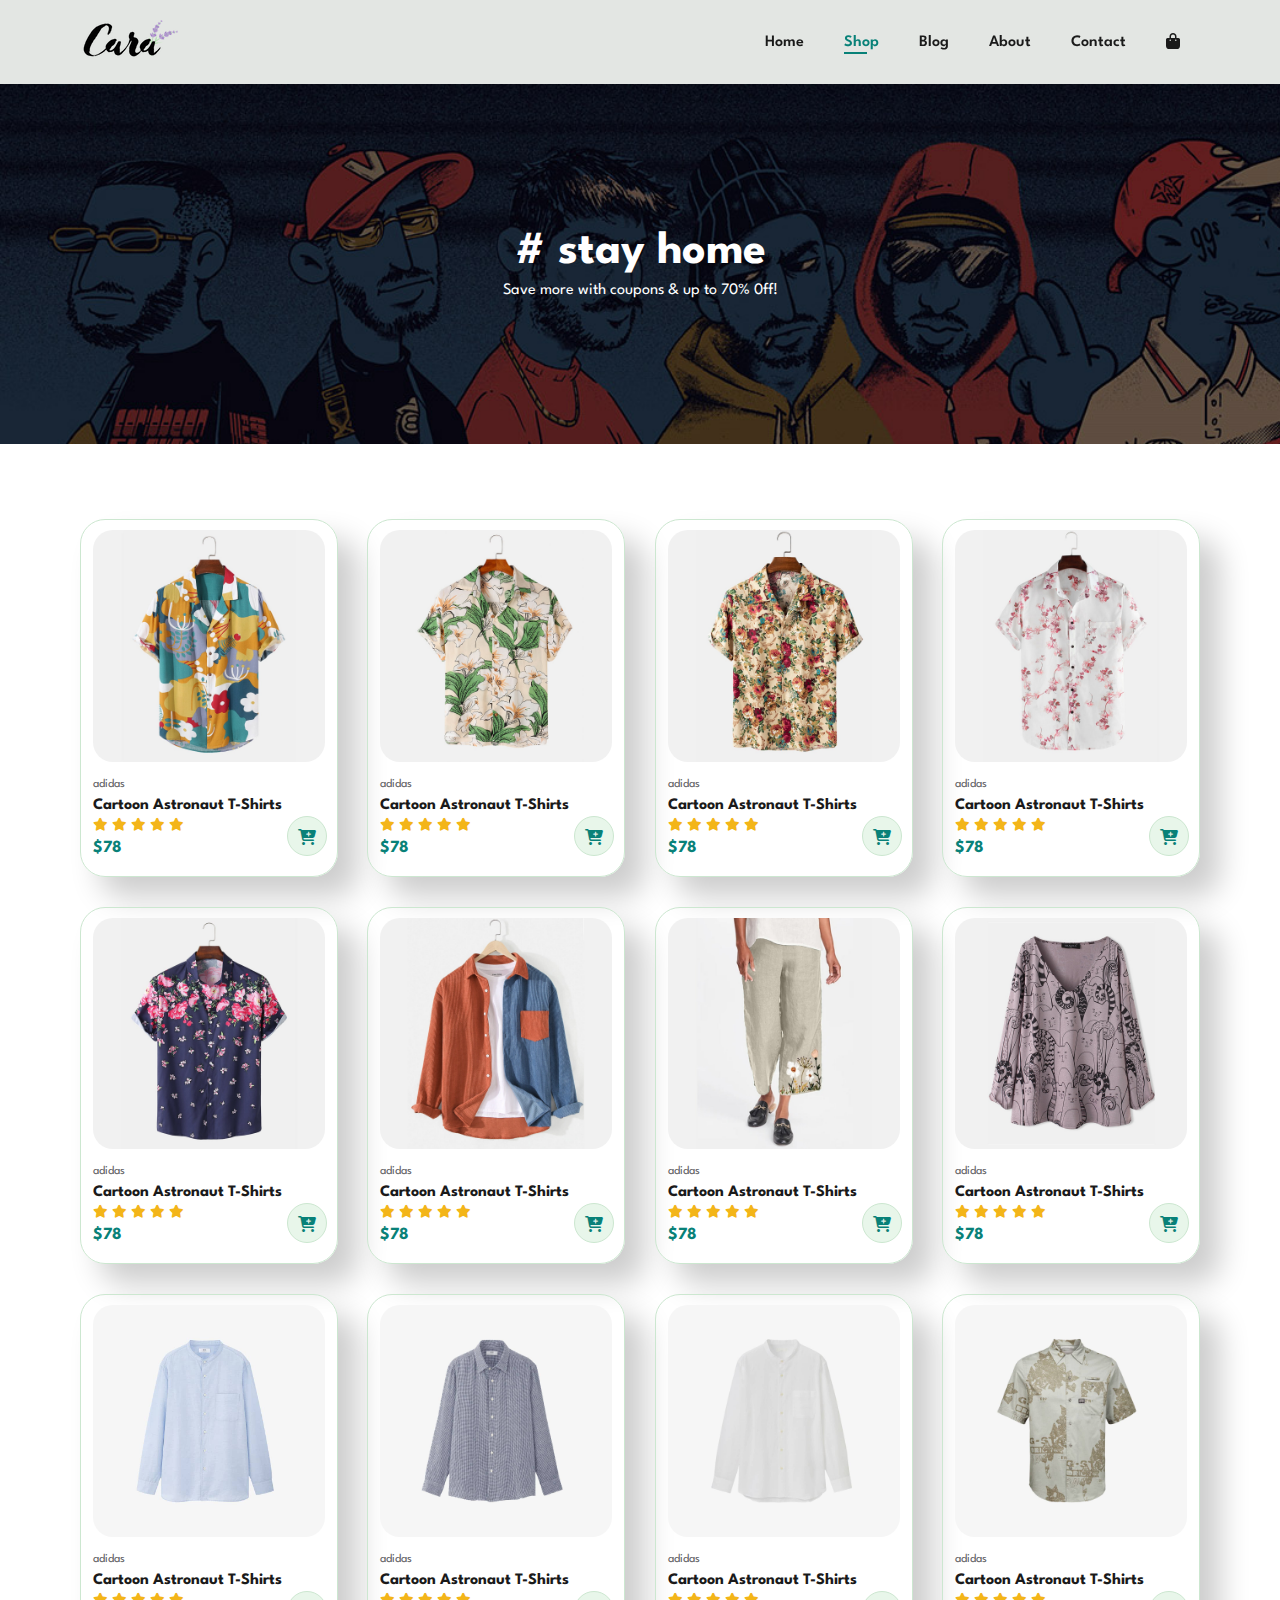
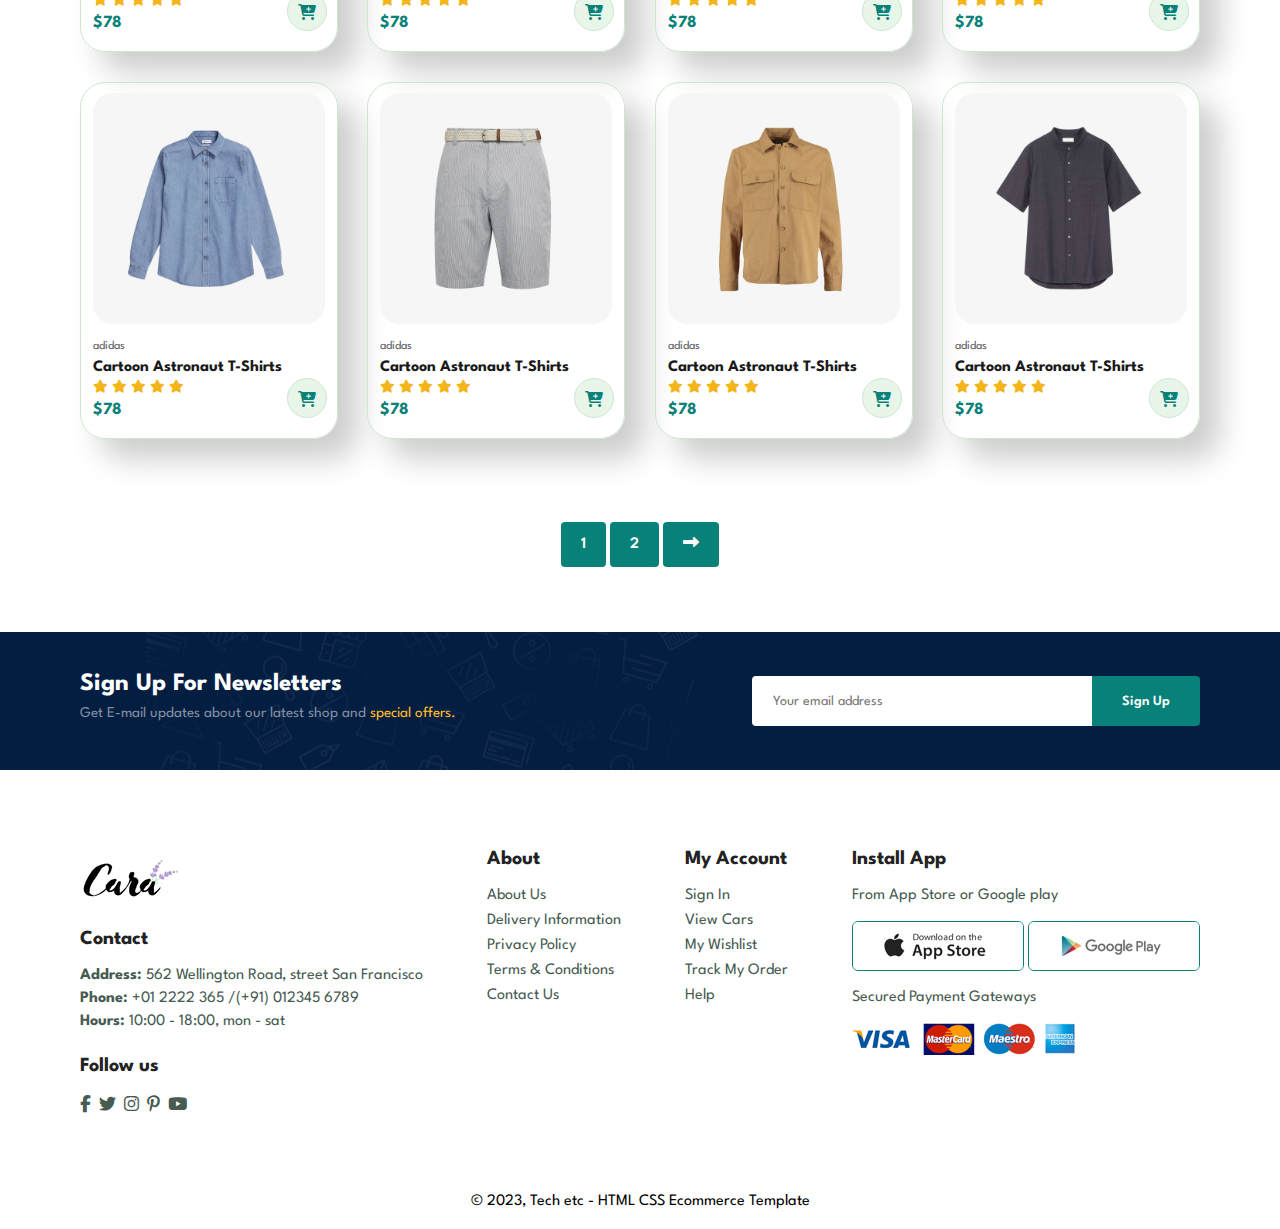
<file: shop.html>
<!DOCTYPE html>
<html lang="en">
<head>
    <meta charset="UTF-8">
    <meta name="description" content="">
    <meta name="keywords" content="">
    <meta name="viewport" content="width=device-width, initial-scale=1.0">
    <title>Caia</title>
    <link rel="icon" href="content/assets/images/images.png">
    <!-- main style file -->
    <link rel="stylesheet" href="content/css/style.css">
    <!-- Media query file -->
    <link rel="stylesheet" href="content/css/media.css">
    <!-- font awesome private CDN -->
    <link rel="stylesheet" href="https://cdnjs.cloudflare.com/ajax/libs/font-awesome/6.2.1/css/all.min.css">
</head>
<body>
     <!-- start header -->
     <section id="header" class="header">
        <a href="#"><img src="content/assets/images/logo.png" alt="logo"></a>
        <div>
            <ul id="navbar" class="navbar">
                <li><a href="index.html">Home</a></li>
                <li><a class="active" href="shop.html">Shop</a></li>
                <li><a href="blog.html">Blog</a></li>
                <li><a href="about.html">About</a></li>
                <li><a href="contact.html">Contact</a></li>
                <li><a id="lg-bag" href="cart.html"><i class="fa-solid fa-bag-shopping"></i></a></li>
                <a href="#" id="close"><i class="fa-solid fa-xmark"></i></a>
            </ul>
        </div>
        <div id="mobile">
            <a href="cart.html"><i class="fa-solid fa-bag-shopping"></i>
            </a><i id="bar" class="fas fa-outdent"></i>
        </div>
    </section>
    <section id="page-header">
        <h2># stay home</h2>
        <p>Save more with coupons & up to 70% 0ff!</p>
    </section>
    <!-- end header -->
    <main>
    <section id="product1" class="product1 section-p1">
        <div class="pro__container">
            <div class="pro" onclick="window.location.href='sproduct.html'">
                <img src="content/assets/images/products/f1.jpg" alt="product">
                <div class="pro__description">
                    <span>adidas</span>
                    <h5>Cartoon Astronaut T-Shirts</h5>
                    <div class="stars">
                        <i class="fas fa-star"></i>
                        <i class="fas fa-star"></i>
                        <i class="fas fa-star"></i>
                        <i class="fas fa-star"></i>
                        <i class="fas fa-star"></i>
                    </div>
                    <h4>$78</h4>
                </div>
                <a href="#"><span class="cart"><i class="fa-solid fa-cart-plus"></i></span></a>
            </div>
            <div class="pro" onclick="window.location.href='sproduct.html'">
                <img src="content/assets/images/products/f2.jpg" alt="product">
                <div class="pro__description">
                    <span>adidas</span>
                    <h5>Cartoon Astronaut T-Shirts</h5>
                    <div class="stars">
                        <i class="fas fa-star"></i>
                        <i class="fas fa-star"></i>
                        <i class="fas fa-star"></i>
                        <i class="fas fa-star"></i>
                        <i class="fas fa-star"></i>
                    </div>
                    <h4>$78</h4>
                </div>
                <a href="#"><span class="cart"><i class="fa-solid fa-cart-plus"></i></span></a>
            </div>
            <div class="pro" onclick="window.location.href='sproduct.html'">
                <img src="content/assets/images/products/f3.jpg" alt="product">
                <div class="pro__description">
                    <span>adidas</span>
                    <h5>Cartoon Astronaut T-Shirts</h5>
                    <div class="stars">
                        <i class="fas fa-star"></i>
                        <i class="fas fa-star"></i>
                        <i class="fas fa-star"></i>
                        <i class="fas fa-star"></i>
                        <i class="fas fa-star"></i>
                    </div>
                    <h4>$78</h4>
                </div>
                <a href="#"><span class="cart"><i class="fa-solid fa-cart-plus"></i></span></a>
            </div>
            <div class="pro" onclick="window.location.href='sproduct.html'">
                <img src="content/assets/images/products/f4.jpg" alt="product">
                <div class="pro__description">
                    <span>adidas</span>
                    <h5>Cartoon Astronaut T-Shirts</h5>
                    <div class="stars">
                        <i class="fas fa-star"></i>
                        <i class="fas fa-star"></i>
                        <i class="fas fa-star"></i>
                        <i class="fas fa-star"></i>
                        <i class="fas fa-star"></i>
                    </div>
                    <h4>$78</h4>
                </div>
                <a href="#"><span class="cart"><i class="fa-solid fa-cart-plus"></i></span></a>
            </div>
            <div class="pro" onclick="window.location.href='sproduct.html'">
                <img src="content/assets/images/products/f5.jpg" alt="product">
                <div class="pro__description">
                    <span>adidas</span>
                    <h5>Cartoon Astronaut T-Shirts</h5>
                    <div class="stars">
                        <i class="fas fa-star"></i>
                        <i class="fas fa-star"></i>
                        <i class="fas fa-star"></i>
                        <i class="fas fa-star"></i>
                        <i class="fas fa-star"></i>
                    </div>
                    <h4>$78</h4>
                </div>
                <a href="#"><span class="cart"><i class="fa-solid fa-cart-plus"></i></span></a>
            </div>
            <div class="pro" onclick="window.location.href='sproduct.html'">
                <img src="content/assets/images/products/f6.jpg" alt="product">
                <div class="pro__description">
                    <span>adidas</span>
                    <h5>Cartoon Astronaut T-Shirts</h5>
                    <div class="stars">
                        <i class="fas fa-star"></i>
                        <i class="fas fa-star"></i>
                        <i class="fas fa-star"></i>
                        <i class="fas fa-star"></i>
                        <i class="fas fa-star"></i>
                    </div>
                    <h4>$78</h4>
                </div>
                <a href="#"><span class="cart"><i class="fa-solid fa-cart-plus"></i></span></a>
            </div>
            <div class="pro" onclick="window.location.href='sproduct.html'">
                <img src="content/assets/images/products/f7.jpg" alt="product">
                <div class="pro__description">
                    <span>adidas</span>
                    <h5>Cartoon Astronaut T-Shirts</h5>
                    <div class="stars">
                        <i class="fas fa-star"></i>
                        <i class="fas fa-star"></i>
                        <i class="fas fa-star"></i>
                        <i class="fas fa-star"></i>
                        <i class="fas fa-star"></i>
                    </div>
                    <h4>$78</h4>
                </div>
                <a href="#"><span class="cart"><i class="fa-solid fa-cart-plus"></i></span></a>
            </div>
            <div class="pro"  onclick="window.location.href='sproduct.html'">
                <img src="content/assets/images/products/f8.jpg" alt="product">
                <div class="pro__description">
                    <span>adidas</span>
                    <h5>Cartoon Astronaut T-Shirts</h5>
                    <div class="stars">
                        <i class="fas fa-star"></i>
                        <i class="fas fa-star"></i>
                        <i class="fas fa-star"></i>
                        <i class="fas fa-star"></i>
                        <i class="fas fa-star"></i>
                    </div>
                    <h4>$78</h4>
                </div>
                <a href="#"><span class="cart"><i class="fa-solid fa-cart-plus"></i></span></a>
            </div>
            <div class="pro">
                <img src="content/assets/images/products/n1.jpg" alt="product">
                <div class="pro__description">
                    <span>adidas</span>
                    <h5>Cartoon Astronaut T-Shirts</h5>
                    <div class="stars">
                        <i class="fas fa-star"></i>
                        <i class="fas fa-star"></i>
                        <i class="fas fa-star"></i>
                        <i class="fas fa-star"></i>
                        <i class="fas fa-star"></i>
                    </div>
                    <h4>$78</h4>
                </div>
                <a href="#"><span class="cart"><i class="fa-solid fa-cart-plus"></i></span></a>
            </div>
            <div class="pro">
                <img src="content/assets/images/products/n2.jpg" alt="product">
                <div class="pro__description">
                    <span>adidas</span>
                    <h5>Cartoon Astronaut T-Shirts</h5>
                    <div class="stars">
                        <i class="fas fa-star"></i>
                        <i class="fas fa-star"></i>
                        <i class="fas fa-star"></i>
                        <i class="fas fa-star"></i>
                        <i class="fas fa-star"></i>
                    </div>
                    <h4>$78</h4>
                </div>
                <a href="#"><span class="cart"><i class="fa-solid fa-cart-plus"></i></span></a>
            </div>
            <div class="pro">
                <img src="content/assets/images/products/n3.jpg" alt="product">
                <div class="pro__description">
                    <span>adidas</span>
                    <h5>Cartoon Astronaut T-Shirts</h5>
                    <div class="stars">
                        <i class="fas fa-star"></i>
                        <i class="fas fa-star"></i>
                        <i class="fas fa-star"></i>
                        <i class="fas fa-star"></i>
                        <i class="fas fa-star"></i>
                    </div>
                    <h4>$78</h4>
                </div>
                <a href="#"><span class="cart"><i class="fa-solid fa-cart-plus"></i></span></a>
            </div>
            <div class="pro">
                <img src="content/assets/images/products/n4.jpg" alt="product">
                <div class="pro__description">
                    <span>adidas</span>
                    <h5>Cartoon Astronaut T-Shirts</h5>
                    <div class="stars">
                        <i class="fas fa-star"></i>
                        <i class="fas fa-star"></i>
                        <i class="fas fa-star"></i>
                        <i class="fas fa-star"></i>
                        <i class="fas fa-star"></i>
                    </div>
                    <h4>$78</h4>
                </div>
                <a href="#"><span class="cart"><i class="fa-solid fa-cart-plus"></i></span></a>
            </div>
            <div class="pro">
                <img src="content/assets/images/products/n5.jpg" alt="product">
                <div class="pro__description">
                    <span>adidas</span>
                    <h5>Cartoon Astronaut T-Shirts</h5>
                    <div class="stars">
                        <i class="fas fa-star"></i>
                        <i class="fas fa-star"></i>
                        <i class="fas fa-star"></i>
                        <i class="fas fa-star"></i>
                        <i class="fas fa-star"></i>
                    </div>
                    <h4>$78</h4>
                </div>
                <a href="#"><span class="cart"><i class="fa-solid fa-cart-plus"></i></span></a>
            </div>
            <div class="pro">
                <img src="content/assets/images/products/n6.jpg" alt="product">
                <div class="pro__description">
                    <span>adidas</span>
                    <h5>Cartoon Astronaut T-Shirts</h5>
                    <div class="stars">
                        <i class="fas fa-star"></i>
                        <i class="fas fa-star"></i>
                        <i class="fas fa-star"></i>
                        <i class="fas fa-star"></i>
                        <i class="fas fa-star"></i>
                    </div>
                    <h4>$78</h4>
                </div>
                <a href="#"><span class="cart"><i class="fa-solid fa-cart-plus"></i></span></a>
            </div>
            <div class="pro">
                <img src="content/assets/images/products/n7.jpg" alt="product">
                <div class="pro__description">
                    <span>adidas</span>
                    <h5>Cartoon Astronaut T-Shirts</h5>
                    <div class="stars">
                        <i class="fas fa-star"></i>
                        <i class="fas fa-star"></i>
                        <i class="fas fa-star"></i>
                        <i class="fas fa-star"></i>
                        <i class="fas fa-star"></i>
                    </div>
                    <h4>$78</h4>
                </div>
                <a href="#"><span class="cart"><i class="fa-solid fa-cart-plus"></i></span></a>
            </div>
            <div class="pro">
                <img src="content/assets/images/products/n8.jpg" alt="product">
                <div class="pro__description">
                    <span>adidas</span>
                    <h5>Cartoon Astronaut T-Shirts</h5>
                    <div class="stars">
                        <i class="fas fa-star"></i>
                        <i class="fas fa-star"></i>
                        <i class="fas fa-star"></i>
                        <i class="fas fa-star"></i>
                        <i class="fas fa-star"></i>
                    </div>
                    <h4>$78</h4>
                </div>
                <a href="#"><span class="cart"><i class="fa-solid fa-cart-plus"></i></span></a>
            </div>
        </div>
    </section>
    <section class="pagination section-p1">
        <a href="#">1</a>
        <a href="#">2</a>
        <a href="#"><i class="fa-solid fa-right-long"></i></a>
    </section>
    </main>
    <footer>
        <section class="newsletter section-p1 section-m1">
            <div class="newstext">
                <h4>Sign Up For Newsletters</h4>
                <p>Get E-mail updates about our latest shop and <span>special offers.</span></p>
            </div>
            <form>
                <input type="email" placeholder="Your email address" required>
                <button class="normal">Sign Up</button>
            </form>
        </section>
        <section class="section-p1 footer__container">
            <div class="col">
                <img class="logo" src="content/assets/images/logo.png" alt="logo">
                <h4>Contact</h4>
                <p><strong>Address: </strong> 562 Wellington Road, street San Francisco</p>
                <p><strong>Phone: </strong> +01 2222 365 /(+91) 012345 6789</p>
                <p><strong>Hours: </strong> 10:00 - 18:00, mon - sat</p>
                <div class="follow">
                    <h4>Follow us</h4>
                    <div class="icon">
                        <i class="fa-brands fa-facebook-f"></i>
                        <i class="fa-brands fa-twitter"></i>
                        <i class="fa-brands fa-instagram"></i>
                        <i class="fa-brands fa-pinterest-p"></i>
                        <i class="fa-brands fa-youtube"></i>
                    </div>
                </div>
            </div>
            <div class="col">
                <h4>About</h4>
                <a href="#">About Us</a>
                <a href="#">Delivery Information</a>
                <a href="#">Privacy Policy</a>
                <a href="#">Terms & Conditions</a>
                <a href="#">Contact Us</a>
            </div>
            <div class="col">
                <h4>My Account</h4>
                <a href="#">Sign In</a>
                <a href="#">View Cars</a>
                <a href="#">My Wishlist</a>
                <a href="#">Track My Order</a>
                <a href="#">Help</a>
            </div>
            <div class="col install">
                <h4>Install App</h4>
                <p>From App Store or Google play</p>
                <div class="row">
                    <img src="content/assets/images/pay/app.jpg" alt="app">
                    <img src="content/assets/images/pay/play.jpg" alt="play">
                </div>
                <p>Secured Payment Gateways</p>
                <img src="content/assets/images/pay/pay.png" alt="">
            </div>
        </section>
        <div class="copyright">
            <p>	&#169; 2023, Tech etc -  HTML CSS Ecommerce Template</p>
        </div>
    </footer>
    <script src="content/js/app.js"> </script>
</body>
</html>
</file>
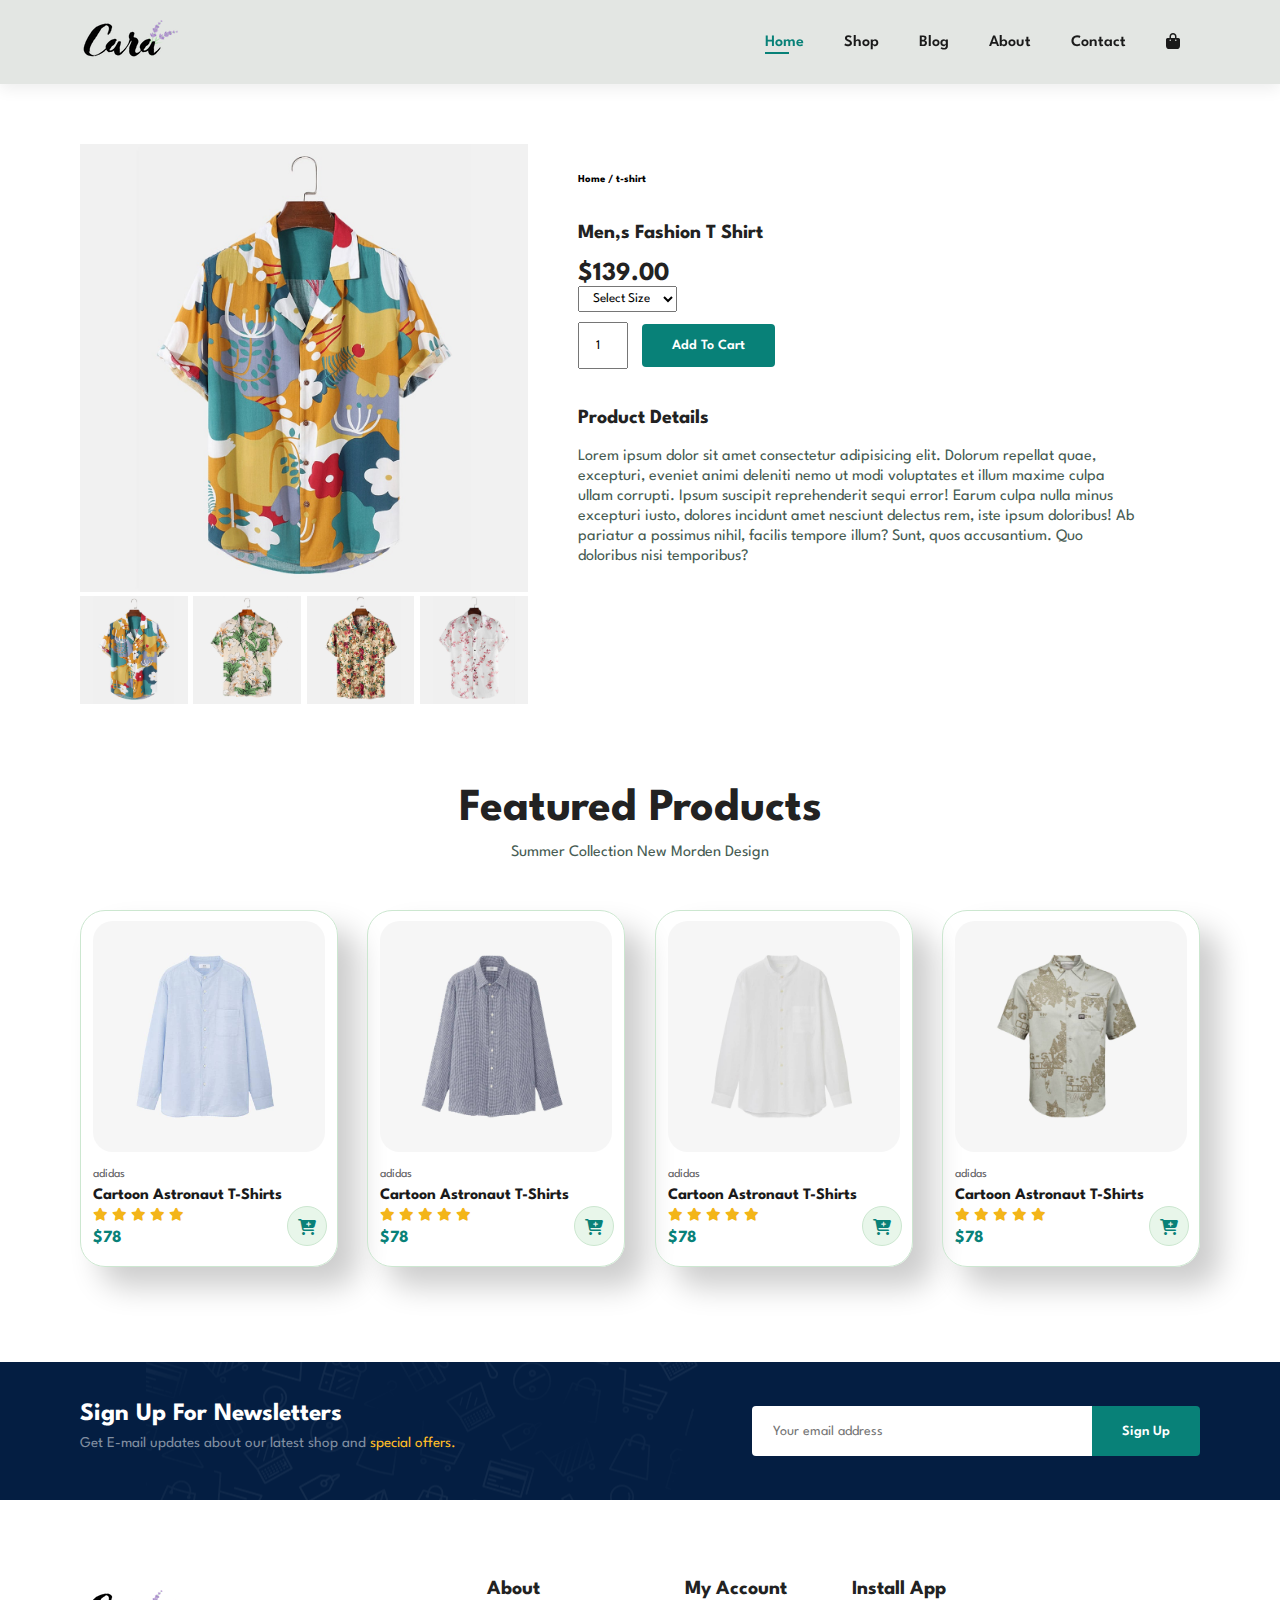
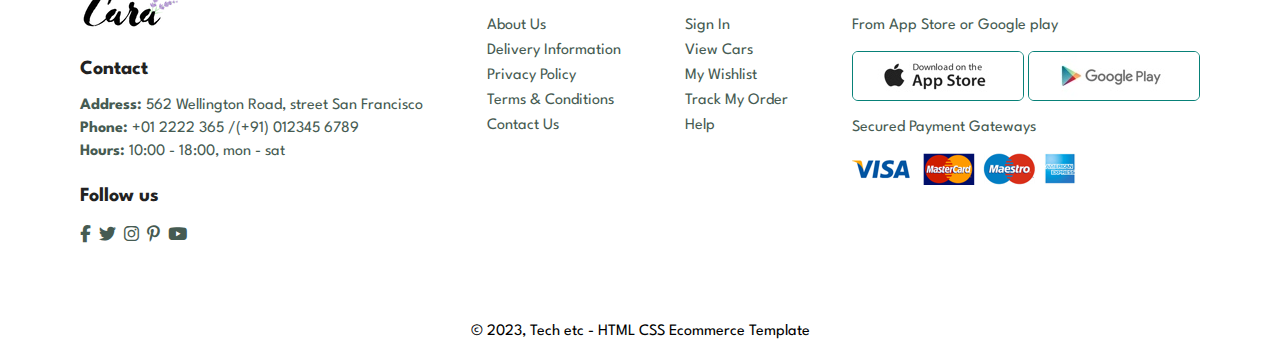
<file: sproduct.html>
<!DOCTYPE html>
<html lang="en">
<head>
    <meta charset="UTF-8">
    <meta name="description" content="">
    <meta name="keywords" content="">
    <meta name="viewport" content="width=device-width, initial-scale=1.0">
    <title>Caia</title>
    <link rel="icon" href="content/assets/images/images.png">
    <!-- main style file -->
    <link rel="stylesheet" href="content/css/style.css">
    <!-- Media query file -->
    <link rel="stylesheet" href="content/css/media.css">
    <!-- font awesome private CDN -->
    <link rel="stylesheet" href="https://cdnjs.cloudflare.com/ajax/libs/font-awesome/6.2.1/css/all.min.css">
</head>
<body>
     <section id="header" class="header">
        <a href="#"><img src="content/assets/images/logo.png" alt="logo"></a>
        <div>
            <ul id="navbar" class="navbar">
                <li><a class="active" href="index.html">Home</a></li>
                <li><a href="shop.html">Shop</a></li>
                <li><a href="blog.html">Blog</a></li>
                <li><a href="about.html">About</a></li>
                <li><a href="contact.html">Contact</a></li>
                <li><a id="lg-bag" href="cart.html"><i class="fa-solid fa-bag-shopping"></i></a></li>
                <a href="#" id="close"><i class="fa-solid fa-xmark"></i></a>
            </ul>
        </div>
        <div id="mobile">
            <a href="cart.html"><i class="fa-solid fa-bag-shopping"></i>
            </a><i id="bar" class="fas fa-outdent"></i>
        </div>
    </section>
    <main>
        <section id="prodetails" class="section-p1">
            <div class="single-pro-image">
                <img src="content/assets/images/products/f1.jpg" width="100%" id="MainIg" alt="single-pro">
                <div class="small-img-group">
                    <div class="small-img-col">
                        <img src="content/assets/images/products/f1.jpg" width="100%" class="small-img" alt="small-img-products">
                    </div>
                    <div class="small-img-col">
                        <img src="content/assets/images/products/f2.jpg" width="100%" class="small-img" alt="small-img-products">
                    </div>
                    <div class="small-img-col">
                        <img src="content/assets/images/products/f3.jpg" width="100%" class="small-img" alt="small-img-products">
                    </div>
                    <div class="small-img-col">
                        <img src="content/assets/images/products/f4.jpg" width="100%" class="small-img" alt="small-img-products">
                    </div>
                </div>
            </div>
            <div class="single-pro-details">
                <h6>Home / t-shirt</h6>
                <h4>Men,s Fashion T Shirt</h4>
                <h2>$139.00</h2>
                <select>
                    <option>Select Size</option>
                    <option>XL</option>
                    <option>XXL</option>
                    <option>Small</option>
                    <option>large</option>
                </select>
                <input type="number" value="1">
                <button class="normal" id="addCart">Add To Cart</button>
                <h4>Product Details</h4>
                <span>Lorem ipsum dolor sit amet consectetur adipisicing elit. Dolorum repellat quae,
                     excepturi, eveniet animi deleniti nemo ut modi 
                    voluptates et illum maxime culpa ullam corrupti. Ipsum suscipit reprehenderit sequi error!
                Earum culpa nulla minus excepturi iusto, dolores incidunt 
                amet nesciunt delectus rem, iste ipsum doloribus! Ab pariatur
                 a possimus nihil, facilis tempore illum? Sunt, quos accusantium. Quo doloribus nisi temporibus?</span>
            </div>
        </section>
        <section id="product1" class="product1 section-p1">
            <h2>Featured Products</h2>
            <p>Summer Collection New Morden Design</p>
            <div class="pro__container">
                <div class="pro">
                    <img src="content/assets/images/products/n1.jpg" alt="product">
                    <div class="pro__description">
                        <span>adidas</span>
                        <h5>Cartoon Astronaut T-Shirts</h5>
                        <div class="stars">
                            <i class="fas fa-star"></i>
                            <i class="fas fa-star"></i>
                            <i class="fas fa-star"></i>
                            <i class="fas fa-star"></i>
                            <i class="fas fa-star"></i>
                        </div>
                        <h4>$78</h4>
                    </div>
                    <a href="#"><span class="cart"><i class="fa-solid fa-cart-plus"></i></span></a>
                </div>
                <div class="pro">
                    <img src="content/assets/images/products/n2.jpg" alt="product">
                    <div class="pro__description">
                        <span>adidas</span>
                        <h5>Cartoon Astronaut T-Shirts</h5>
                        <div class="stars">
                            <i class="fas fa-star"></i>
                            <i class="fas fa-star"></i>
                            <i class="fas fa-star"></i>
                            <i class="fas fa-star"></i>
                            <i class="fas fa-star"></i>
                        </div>
                        <h4>$78</h4>
                    </div>
                    <a href="#"><span class="cart"><i class="fa-solid fa-cart-plus"></i></span></a>
                </div>
                <div class="pro">
                    <img src="content/assets/images/products/n3.jpg" alt="product">
                    <div class="pro__description">
                        <span>adidas</span>
                        <h5>Cartoon Astronaut T-Shirts</h5>
                        <div class="stars">
                            <i class="fas fa-star"></i>
                            <i class="fas fa-star"></i>
                            <i class="fas fa-star"></i>
                            <i class="fas fa-star"></i>
                            <i class="fas fa-star"></i>
                        </div>
                        <h4>$78</h4>
                    </div>
                    <a href="#"><span class="cart"><i class="fa-solid fa-cart-plus"></i></span></a>
                </div>
                <div class="pro">
                    <img src="content/assets/images/products/n4.jpg" alt="product">
                    <div class="pro__description">
                        <span>adidas</span>
                        <h5>Cartoon Astronaut T-Shirts</h5>
                        <div class="stars">
                            <i class="fas fa-star"></i>
                            <i class="fas fa-star"></i>
                            <i class="fas fa-star"></i>
                            <i class="fas fa-star"></i>
                            <i class="fas fa-star"></i>
                        </div>
                        <h4>$78</h4>
                    </div>
                    <a href="#"><span class="cart"><i class="fa-solid fa-cart-plus"></i></span></a>
                </div>
            </div>
        </section>
    </main>
    <footer>
        <section class="newsletter section-p1 section-m1">
            <div class="newstext">
                <h4>Sign Up For Newsletters</h4>
                <p>Get E-mail updates about our latest shop and <span>special offers.</span></p>
            </div>
            <form>
                <input type="email" placeholder="Your email address" required>
                <button class="normal">Sign Up</button>
            </form>
        </section>
        <section class="section-p1 footer__container">
            <div class="col">
                <img class="logo" src="content/assets/images/logo.png" alt="logo">
                <h4>Contact</h4>
                <p><strong>Address: </strong> 562 Wellington Road, street San Francisco</p>
                <p><strong>Phone: </strong> +01 2222 365 /(+91) 012345 6789</p>
                <p><strong>Hours: </strong> 10:00 - 18:00, mon - sat</p>
                <div class="follow">
                    <h4>Follow us</h4>
                    <div class="icon">
                        <i class="fa-brands fa-facebook-f"></i>
                        <i class="fa-brands fa-twitter"></i>
                        <i class="fa-brands fa-instagram"></i>
                        <i class="fa-brands fa-pinterest-p"></i>
                        <i class="fa-brands fa-youtube"></i>
                    </div>
                </div>
            </div>
            <div class="col">
                <h4>About</h4>
                <a href="#">About Us</a>
                <a href="#">Delivery Information</a>
                <a href="#">Privacy Policy</a>
                <a href="#">Terms & Conditions</a>
                <a href="#">Contact Us</a>
            </div>
            <div class="col">
                <h4>My Account</h4>
                <a href="#">Sign In</a>
                <a href="#">View Cars</a>
                <a href="#">My Wishlist</a>
                <a href="#">Track My Order</a>
                <a href="#">Help</a>
            </div>
            <div class="col install">
                <h4>Install App</h4>
                <p>From App Store or Google play</p>
                <div class="row">
                    <img src="content/assets/images/pay/app.jpg" alt="app">
                    <img src="content/assets/images/pay/play.jpg" alt="play">
                </div>
                <p>Secured Payment Gateways</p>
                <img src="content/assets/images/pay/pay.png" alt="">
            </div>
        </section>
        <div class="copyright">
            <p>	&#169; 2023, Tech etc -  HTML CSS Ecommerce Template</p>
        </div>
    </footer>
    <script src="content/js/app.js"> </script>
</body>
</html>
</file>
<file: content/css/style.css>
@import url('https://fonts.googleapis.com/css2?family=League+Spartan:wght@100;200;300;400;500;600;700;800;900&display=swap');
*{
    margin: 0;
    padding: 0;
    box-sizing: border-box;
    font-family: 'League Spartan', sans-serif;
    scroll-behavior: smooth;
}
:root{
    --main-color:#088178;
    --main-color-text: #222;
    --p-color-: #465b52;
}
.section-p1{
    padding: 40px 80px;
}
.section-m1{
    margin: 40px 0;
}
button.normal{
    font-size: 14px;
    font-weight: 600;
    padding: 15px 30px;
    color: #000;
    background-color: #fff;
    border-radius: 4px;
    cursor: pointer;
    border: none;
    transition: 0.2s ease;
}
button.white{
    font-size: 15px;
    font-weight: 700;
    padding: 11px 18px;
    color: #fff;
    background-color: transparent;
    cursor: pointer;
    border: 1px solid #fff;
    transition: 0.2s ease;
}
/* start header */
.header{
    display: flex;
    align-items: center;
    justify-content: space-between;
    padding: 20px 80px;
    background-color: #E3E6E3;
    box-shadow: 0 5px 15px rgba(0, 0, 0, 0.07);
    position: sticky;
    top: 0;
    left: 0;
    z-index: 999;
}
.navbar{
    display: flex;
    align-items: center;
    justify-content: center;
}
.navbar li{
    list-style: none;
    padding: 0 20px;
    position: relative;
}
.navbar li a{
    text-decoration: none;
    font-size: 16px;
    font-weight: 600;
    color: #1a1a1a;;
    transition: 0.3s ease;
}
.navbar li a:hover,
.navbar li a.active{
    color: var(--main-color);
}
.navbar li a.active::after,
.navbar li a:hover::after{
    content: "";
    width: 30%;
    height: 2px;
    background-color: var(--main-color);
    position: absolute;
    bottom: -4px;
    left: 20px;
}
#mobile{
    display: none;
    align-items: center;
}
#close{
    display: none;
}
.hero{
    background-image: url(../assets/images/hero4.png);
    background-repeat: no-repeat;
    height: 87.2vh;
    width: 100%;
    background-position: top 25% right 0;
    background-size: cover;
    padding: 0 80px;
    display: flex;
    align-items: flex-start;
    justify-content: center;
    flex-direction: column;
}
.hero h4{
    padding-bottom: 15px;
    font-size: 20px;
    color: var(--main-color-text);
    font-weight: 800;
}
.hero h2{
    color: var(--main-color-text);
    font-size: 46px;
    font-weight: 600;
}
.hero h1{
    font-size: 50px;
    font-weight: 800;
    color: var(--main-color);
    padding-bottom: 10px;
}

.hero p{
    color: var(--p-color-);
    font-size: 16px;
    padding-bottom: 15px;
}
.hero button{
    cursor: pointer;
    background-image: url(../assets/images/button.png);
    border: none;
    background-color: transparent;
    background-repeat: no-repeat;
    color: var(--main-color);
    padding:  14px 80px 14px 65px;
    font-size: 15px;
    font-weight: 800;
}
.feature{
    display: flex;
    align-items: center;
    justify-content: space-between;
    flex-wrap: wrap;
}
.feature__box{
    width: 180px;
    text-align: center;
    padding: 25px 15px;
    box-shadow: 20px 20px 34px rgba(0, 0, 0, 0.05);
    border: solid 1px #cce7d0;
    border-radius: 4px;
    margin: 15px 0;
    transition: 0.3s;
}
.feature__box:hover{
    box-shadow: 10px 10px 54px rgba(70, 26, 221, 0.2);
}
.feature__box img{
    width: 100%;
    margin-bottom: 10px;
}
.feature__box h6{
    display: inline-block;
    padding: 9px 8px 6px 8px;
    line-height: 1;
    border-radius: 4px;
    color: var(--main-color);
    background-color: #fddde4;
    font-size: 16px;
}
.feature__box:nth-child(2) h6{
    background-color: #cdebbc;
}
.feature__box:nth-child(3) h6{
    background-color: #d1e8f8;
}
.feature__box:nth-child(4) h6{
    background-color: #cdd4f8;
}
.feature__box:nth-child(5) h6{
    background-color: #f6dbf6;
}
.feature__box:nth-child(6) h6{
    background-color: #fff2e5;
}
.product1{
    text-align: center;
}
.pro__container{
    display: flex;
    justify-content: space-between;
    padding-top: 20px;
    flex-wrap: wrap;
}
.product1 h2{
    color: var(--main-color-text);
    font-size: 46px;
    margin-bottom: 15px;
}
.product1 p{
    color: var(--p-color-);
    font-size: 16px;
    margin-bottom: 15px;
}
.product1 .pro{
    width: 23%;
    min-width: 250px;
    padding: 10px 12px;
    border: 1px solid #cce7d0;
    border-radius: 25px;
    cursor: pointer;
    box-shadow: 20px 20px 30px rgba(0, 0, 0, 0.2);
    margin: 15px 0;
    transition: 0.2s ease;
    position: relative;
}
.product1 .pro:hover{
    box-shadow: 20px 20px 30px rgba(0, 0, 0, 0.6);
}
.product1 .pro img{
    width: 100%;
    border-radius: 20px;
}
.pro__description{
    text-align: start;
    padding: 10px 0;
}
.pro__description span{
    color: #606063;
    font-size: 12px;
}
.pro__description h5{
    padding-top: 7px;
    color: #1a1a1a;
    font-size: 16px;
}
.pro__description i{
    font-size: 13px;
    color: rgb(243, 181, 25);
    padding-top: 5px;
}
.pro__description h4{
    padding-top: 7px;
    font-size: 17px;
    font-weight: 700;
    color: var(--main-color);
}
.pro .cart{
    display:inline-block;
    width: 40px;
    height: 40px;
    line-height: 45px;
    border-radius: 50px;
    background-color: #e8f6ea;
    font-weight: 500;
    color: var(--main-color);
    border: 1px solid #cce7d0;
    position: absolute;
    bottom: 20px;
    right: 10px;
}
.banner{
    display: flex;
    flex-direction: column;
    justify-content: center;
    align-items: center;
    text-align: center;
    background-image: url(../assets/images/banner/b2.jpg);
    width: 100%;
    height: 40vh;
    background-repeat: no-repeat;
    background-size: cover;
    background-position: center;
}
.banner h4{
    font-size: 20px;
    color: #fff;
}
.banner h2{
    font-size: 35px;
    color: #fff;
    padding: 15px 0;
}
.banner h2 span{
    color: #ef3636;
}
.banner button:hover{
    background-color: var(--main-color);
    color: #fff;
}
.sm-banner{
    display: flex;
    justify-content: space-between;
    flex-wrap: wrap;
}
.sm-banner .banner-box{
    display: flex;
    flex-direction: column;
    justify-content: center;
    align-items: flex-start;
    background-image: url(../assets/images/banner/b17.jpg);
    min-width: 580px;
    height: 50vh;
    background-repeat: no-repeat;
    background-size: cover;
    background-position: center;
    padding: 30px;
}
.sm-banner .banner-box2{
    background-image: url(../assets/images/banner/b10.jpg);
}
.banner-box h4{
    font-size: 25px;
    color: #fff;
    font-weight: 300;
    padding-bottom: 10px;
}
.banner-box h2{
    color: #fff;
    font-size: 35px;
    font-weight: 600;
    padding-bottom: 10px;
}
.banner-box span{
    color: #fff;
    font-size: 18px;
    font-weight: 500;
    padding-bottom: 15px;
}
.sm-banner .banner-box:hover button{
    background-color: var(--main-color);
    border: 1px solid var(--main-color);
}
.banner3{
    display: flex;
    justify-content: space-between;
    flex-wrap: wrap;
    padding: 0 80px;
}
.banner3 .banner-box{
    display: flex;
    flex-direction: column;
    justify-content: center;
    align-items: flex-start;
    background-image: url(../assets/images/banner/b7.jpg);
    min-width: 30%;
    height: 30vh;
    background-repeat: no-repeat;
    background-size: cover;
    background-position: center;
    padding: 20px;
    margin-bottom: 20px;
}
.banner3 .banner-box2{
    background-image: url(../assets/images/banner/b4.jpg);
}
.banner3 .banner-box3{
    background-image: url(../assets/images/banner/b18.jpg);
}
.banner3 h2{
    color: #fff;
    font-weight: 900;
    font-size: 22px;
}
.banner3 h3{
    color: #ec544e;
    font-weight: 800;
    font-size: 15px;
}
.newsletter{
    display: flex;
    justify-content: space-between;
    flex-wrap: wrap;
    align-items: center;
    background-image: url(../assets/images/banner/b14.png);
    background-repeat: no-repeat;
    background-position: 20% 30%;
    background-color: #041e42;
}
.newsletter h4{
    font-size: 25px;
    font-weight: 700;
    color: #fff;
    padding-bottom: 10px;
}
.newsletter p{
    font-size: 15px;
    font-weight: 400;
    color: #818ea0;
    padding-bottom: 10px;
}
.newsletter p span{
   color: #ffbd27;
}
.newsletter form{
    display: flex;
    width: 40%;
}
.newsletter form input{
    height: 3.125rem;
    padding: 0 1.25rem;
    font-size: 14px;
    width: 100%;
    border: solid 1px transparent;
    border-radius: 4px;
    outline: none;
    border-top-right-radius: 0;
    border-bottom-right-radius: 0;
}
.newsletter form button{
    background-color: var(--main-color);
    color: #fff;
    white-space: nowrap;
    border-top-left-radius: 0;
    border-bottom-left-radius: 0;
}
footer .col h4{
    color: var(--main-color-text);
    font-size: 20px;
    padding-bottom: 20px;
}
footer .col p{
    color: var(--p-color-);
    margin: 0 0 8px 0;
    font-size: 16px;
}
footer .col a{
    color: var(--p-color-);
    margin: 0 0 10px 0;
    text-decoration: none;
}
.footer__container{
    display: flex;
    flex-wrap: wrap;
    justify-content: space-between;
}
.footer__container .col{
    display: flex;
    flex-direction: column;
    align-items: flex-start;
    margin-bottom: 20px;
}
.footer__container .logo{
    margin-bottom: 30px;
}
.footer__container .follow{
    margin-top: 20px;
    font-size: 17px;
}
.footer__container .follow i:hover,
.footer__container a:hover{
    color: var(--main-color);
}
.footer__container .follow i{
    color: var(--p-color-);
    padding-right: 4px;
    cursor: pointer;
}
.footer__container .row img{
    border: 1px solid var(--main-color);
    border-radius: 6px;
}
.footer__container img{
   margin: 10px 0 15px 0;
}
footer .copyright{
    text-align: center;
    padding: 20px 0;
}
/* shop page */
#page-header{
    background-image: url(../assets/images/banner/b1.jpg);
    background-repeat: no-repeat;
    background-size: cover;
    width: 100%;
    height: 40vh;
    display: flex;
    justify-content: center;
    text-align: center;
    flex-direction: column;
    padding: 14px;
}
#page-header h2{
    font-size: 46px;
    color: #fff;
    margin-bottom: 10px;
}
#page-header{
    font-size: 16px;
    color: #fff;
}
.pagination{
    text-align: center;
}
.pagination a{
    text-decoration: none;
    background-color: var(--main-color);
    padding: 15px 20px;
    border-radius: 4px;
    color: #fff;
    font-weight: 600;
}
.pagination a i{
    font-size: 16px;
    font-weight: 600;
}
/* single product */
#prodetails{
    display: flex;
    margin-top: 20px;
}
#prodetails .single-pro-image{
    width: 40%;
    margin-right: 50px;
}
.small-img-group{
    display: flex;
    justify-content: space-between;
}
.small-img-col{
    cursor: pointer;
    flex-basis: 24%;
}
#prodetails .single-pro-details{
    width: 50%;
    padding-top: 30px;
}
#prodetails .single-pro-details h4{
    padding: 40px 0 20px 0;
    font-size: 20px;
    color: var(--main-color-text);
}
#prodetails .single-pro-details h2{
    font-size: 26px;
    color: var(--main-color-text);
}
#prodetails .single-pro-details select{
    display: block;
    padding: 5px 10px;
    margin-bottom: 10px;
}
#prodetails .single-pro-details input{
    width: 50px;
    height: 47px;
    padding-left: 16px;
    margin-right: 10px;
}
#prodetails .single-pro-details input:focus{
    outline: none;
}
#prodetails .single-pro-details button{
    background-color: var(--main-color);
    color: #fff;
}
#prodetails .single-pro-details span{
    color: var(--p-color-);
    font-size: 16px;
    line-height: 20px;
}
/* Blog page */
#page-header.blog-header{
    background-image: url(../assets/images/banner/b19.jpg);
    background-repeat: no-repeat;
    background-size: cover;
    width: 100%;
    height: 40vh;
    display: flex;
    justify-content: center;
    text-align: center;
    flex-direction: column;
    padding: 14px;
}
#blog{
    padding: 150px 150px 0 150px;
}
#blog .blog-box{
    display: flex;
    align-items: center;
    width: 100%;
    position: relative;
    padding-bottom: 90px;
}
#blog .blog-img{
    width: 50%;
    margin-right: 40px;
}
#blog img{
    width: 100%;
    height: 300px;
    object-fit: cover;
}
#blog .blog-details{
    width: 50%;
}
#blog .blog-details h4{
    font-size: 20px; 
    color: var(--main-color-text);
    margin-bottom: 10px;
}
#blog .blog-details p{
    font-size: 16px; 
    color: var(--p-color-);
    margin-bottom: 10px;
}
#blog .blog-details a{
    text-decoration: none;
    font-size: 12px;
    color: #000;
    font-weight: 700;
    position: relative;
    transition: 0.3s;
}
#blog .blog-details a::after{
    content: "";
    width: 50px;
    height: 1px;
    background-color: #000;
    position: absolute;
    top: 4px;
    right: -60px;
}
#blog .blog-details a:hover{
    color: var(--main-color);
}
#blog .blog-details a:hover::after{
    background-color: var(--main-color);
}
#blog .blog-box h1{
    position: absolute;
    top: -40px;
    left: 0;
    font-size: 70px;
    font-weight: 700;
    color: #c9cdce;
    z-index: -1;
}
#page-header.about-header{
    background-image: url(../assets/images/about/banner.png);
}
#about-head{
    display: flex;
    align-items: center;
}
#about-head img{
    width: 50%;
}
#about-head div{
    padding-left: 40px;
}
#about-head div h2{
    color: var(--main-color-text);
    font-size: 46px;
    margin-bottom: 15px;
}
#about-head div p{
    color: var(--p-color-);
    font-size: 16px;
    margin-bottom: 15px;
}
#about-app h1{
    text-align: center;
    font-size: 50px;
    color: var(--main-color-text);
}
#about-app .video{
    width: 70%;
    height: 100%;
    margin: 30px auto 0 auto;
}
#about-app .video video{
    width: 100%;
    height: 100%;
    border-radius: 20px;
}
#contact-details{
    display: flex;
    align-items: center;
    justify-content: space-between;
}
#contact-details .details{
    width: 40%;
}
#contact-details .details span,
#form-details form span{
    font-size: 12px;
    color: var(--main-color-text);
}
#contact-details .details h2,
#form-details form h2{
    font-size: 26px;
    line-height: 35px;
    padding: 20px 0;
}
#contact-details .details h3{
    font-size: 16px;
    padding-bottom: 15px;
}
#contact-details .details li p{
    font-size: 16px;
    color: var(--p-color-);
    margin-bottom: 15px;
}
#contact-details .details li{
    list-style: none;
    display: flex;
    padding: 10px 0;
}
#contact-details .details li i{
    font-size: 14px;
    padding-right: 22px;
}
#contact-details .map{
    width: 55%;
    height: 400px;
}
#contact-details .map iframe{
    width: 100%;
    height: 100%;
}
#form-details{
    display: flex;
    justify-content: space-between;
    margin: 30px;
    padding: 80px;
    border: 1px solid #e1e1e1;
}
#form-details form{
    width: 65%;
    display: flex;
    flex-direction: column;
    align-items: flex-start;
}
#form-details form input,
#form-details form textarea{
    width: 100%;
    padding: 12px 15px;
    outline: none;
    margin-bottom: 20px;
    border: 1px solid #e1e1e1;
}
#form-details form button{
    background-color: var(--main-color);
    color: #fff;
}
#form-details .people div{
    padding-bottom: 25px;
    display: flex;
    align-items: flex-start;
}
#form-details .people div img{
    width: 65px;
    height: 65px;
    object-fit: cover;
    margin-right: 15px;
}
#form-details .people div p{
    margin: 0;
    font-size: 13px;
    line-height: 25px;
    color: var(--p-color-);
}
#form-details .people div p span{
    display: block;
    font-size: 16px;
    font-weight: 600;
    color: #000;
}
#cart{
    overflow-x: auto;
}
#cart table{
    width: 100%;
    border-collapse: collapse;
    table-layout: fixed;
    white-space: nowrap;
}
#cart table img{
    width: 70px;
}
#cart table td:nth-child(1){
    width: 100px;
    text-align: center;
}
#cart table td:nth-child(2){
    width: 150px;
    text-align: center;
}
#cart table td:nth-child(3){
    width: 250px;
    text-align: center;
}
#cart table td:nth-child(4),
#cart table td:nth-child(5),
#cart table td:nth-child(6){
    width: 150px;
    text-align: center;
}
#cart table td:nth-child(5) input{
    width: 70px;
    padding: 10px 5px 10px 15px;
}
#cart  thead{
    border: 1px solid #e2e9e1;
    border-left: none;
    border-right: none;
}
#cart table thead td{
    font-weight: 700;
    text-transform: uppercase;
    font-size: 13px;
    padding: 18px 0;
}
#cart table tbody tr td{
    padding-top: 20px;
}
#cart table tbody td{
    font-size: 15px;
    color: var(--p-color-);
}
#cart-add{
    display: flex;
    flex-wrap: wrap;
    justify-content: space-between;
}
#coupon{
    width: 50%;
    margin-bottom: 30px;
}
#coupon h3,
#subtotal{
    padding-bottom: 15px;
}
#coupon input{
    padding: 10px 20px;
    outline: none;
    width: 60%;
    margin-right: 10px;
    border: solid 1px #e2e9e1;
}
#coupon button,
#subtotal button{
    background-color: var(--main-color);
    color: #fff;
    padding: 12px 20px;
}
#subtotal{
    width: 50%;
    margin-bottom: 30px;
    border: 1px solid #e2e9e1;
    padding: 30px;
}
#subtotal table{
    border-collapse: collapse;
    width: 100%;
    margin-bottom: 20px;
}
#subtotal table td{
    width: 50%;
    border: 1px solid #e2e9e1;
    padding: 10px;
    font-size: 13px;
}
</file>
<file: content/css/media.css>
@media (max-width: 799px){
    .section-p1{
        padding: 40px 40px;
    }
    #navbar{
        display: flex;
        flex-direction: column;
        justify-content: flex-start;
        align-items: flex-start;
        position: fixed;
        top: 0;
        right: -300px;
        height: 100vh;
        width: 300px;
        background-color: #E3E6E3;
        box-shadow: 0 40px 60px rgba(0, 0, 0, 0.1);
        padding: 80px 0 0 10px;
        transition: 0.4s;
    }
    #navbar.active{
        right: 0px;
    }
    .navbar li{
        margin-bottom: 25px;
    }
    #mobile{
        display: flex!important;
        align-items: center;
    }
    #mobile i{
       color: #1a1a1a;
       font-size: 24px;
       padding-left: 20px;
    }
    #close{
        position: absolute;
        top: 30px;
        left: 30px;
        color: var(--main-color-text);
        font-size: 24px;
        display: initial!important;
    }
    #lg-bag{
        display: none;
    }
    .hero{
        height: 70vh;
        padding: 0 80px;
        background-position: top 30% right 30%;
    }
    .feature{
        justify-content: center;
    }
    .feature__box{
        margin: 15px 15px;
    }
    .pro__container{
        justify-content: center;
    }
    .product1 .pro{
        margin: 15px;
    }
    .banner{
        height: 20vh;
    }
    .sm-banner .banner-box{
        min-width: 100%;
        height: 30vh;
    }
    .banner3{
        padding: 0 40px;
    }
    .banner3 .banner-box{
        width: 28%;
    }
    .newsletter form{
        width: 70%;
    }
    /* BLog Page */
    #blog{
        padding: 100px 20px 0 20px;
    }
    #blog .blog-box {
        display: flex;
        flex-direction: column;
        align-items: flex-start;
    }
    #blog .blog-img {
        width: 100%;
        margin-right: 0px;
        margin-bottom: 30px;
    }
    #blog .blog-details {
        width: 100%;
    }
    /* About Page */
    #about-head {
        display: flex;
        flex-direction: column;
        align-items: center;
    }
    #about-head img {
        width: 100%;
        margin-bottom: 20px;
    }
    #about-head div {
        padding-left: 0px;
    }
    #about-app .video {
        width: 100%;
    }
    /* contact page */
    #form-details {
        padding: 40px;
    }
    #form-details form {
        width: 50%;
    }
    /* cart page */
    #cart-add {
        display: flex;
        flex-direction: column;
    }
    #coupon {
        width: 100%;
    }
    #subtotal {
        width: 100%;
        padding: 20px;
    }
 }
 
 @media (max-width: 460px){
    .section-p1{
        padding: 20px;
    }
    .header{
        padding: 10px 30px;
    }
    .hero{
        padding: 0 20px;
        background-position: 55%;
    }
    .feature{
        justify-content: space-between;
    }
    .feature__box{
        width: 155px;
        margin: 0 15px 10px;
        width: 100%;
    }
    .product1 .pro{
        width: 100%;
    }
    .banner{
        height: 40vh;
    }
    .sm-banner .banner-box{
        height: 40vh;
    }
    .sm-banner .banner-box2 {
        margin-top: 20px;
    }
    .banner3 {
        padding: 0 20px;
    }
    .banner3 .banner-box {
        width: 100%;
    }
    .newsletter {
        padding: 40px 20px;
    }
    .newsletter form{
        width: 100%;
    }
    /* Single product */
    #prodetails {
        display: flex;
        flex-direction: column;
    }
    #prodetails .single-pro-image {
        width: 100%;
        margin-right: 0px;
    }
    #prodetails .single-pro-details {
        width: 100%;
    }
    /* contact page */
    #contact-details {
        flex-direction: column;

    }
    #contact-details .details {
        width: 100%;
        margin-bottom: 30px;
    }
    #contact-details .map{
        width: 100%;
    }
    #form-details {
        margin: 10px;
        padding: 30px;
        flex-wrap: wrap;
    }
    #form-details form {
        width: 100%;
        margin-bottom: 30px;
    }
 }
</file>
